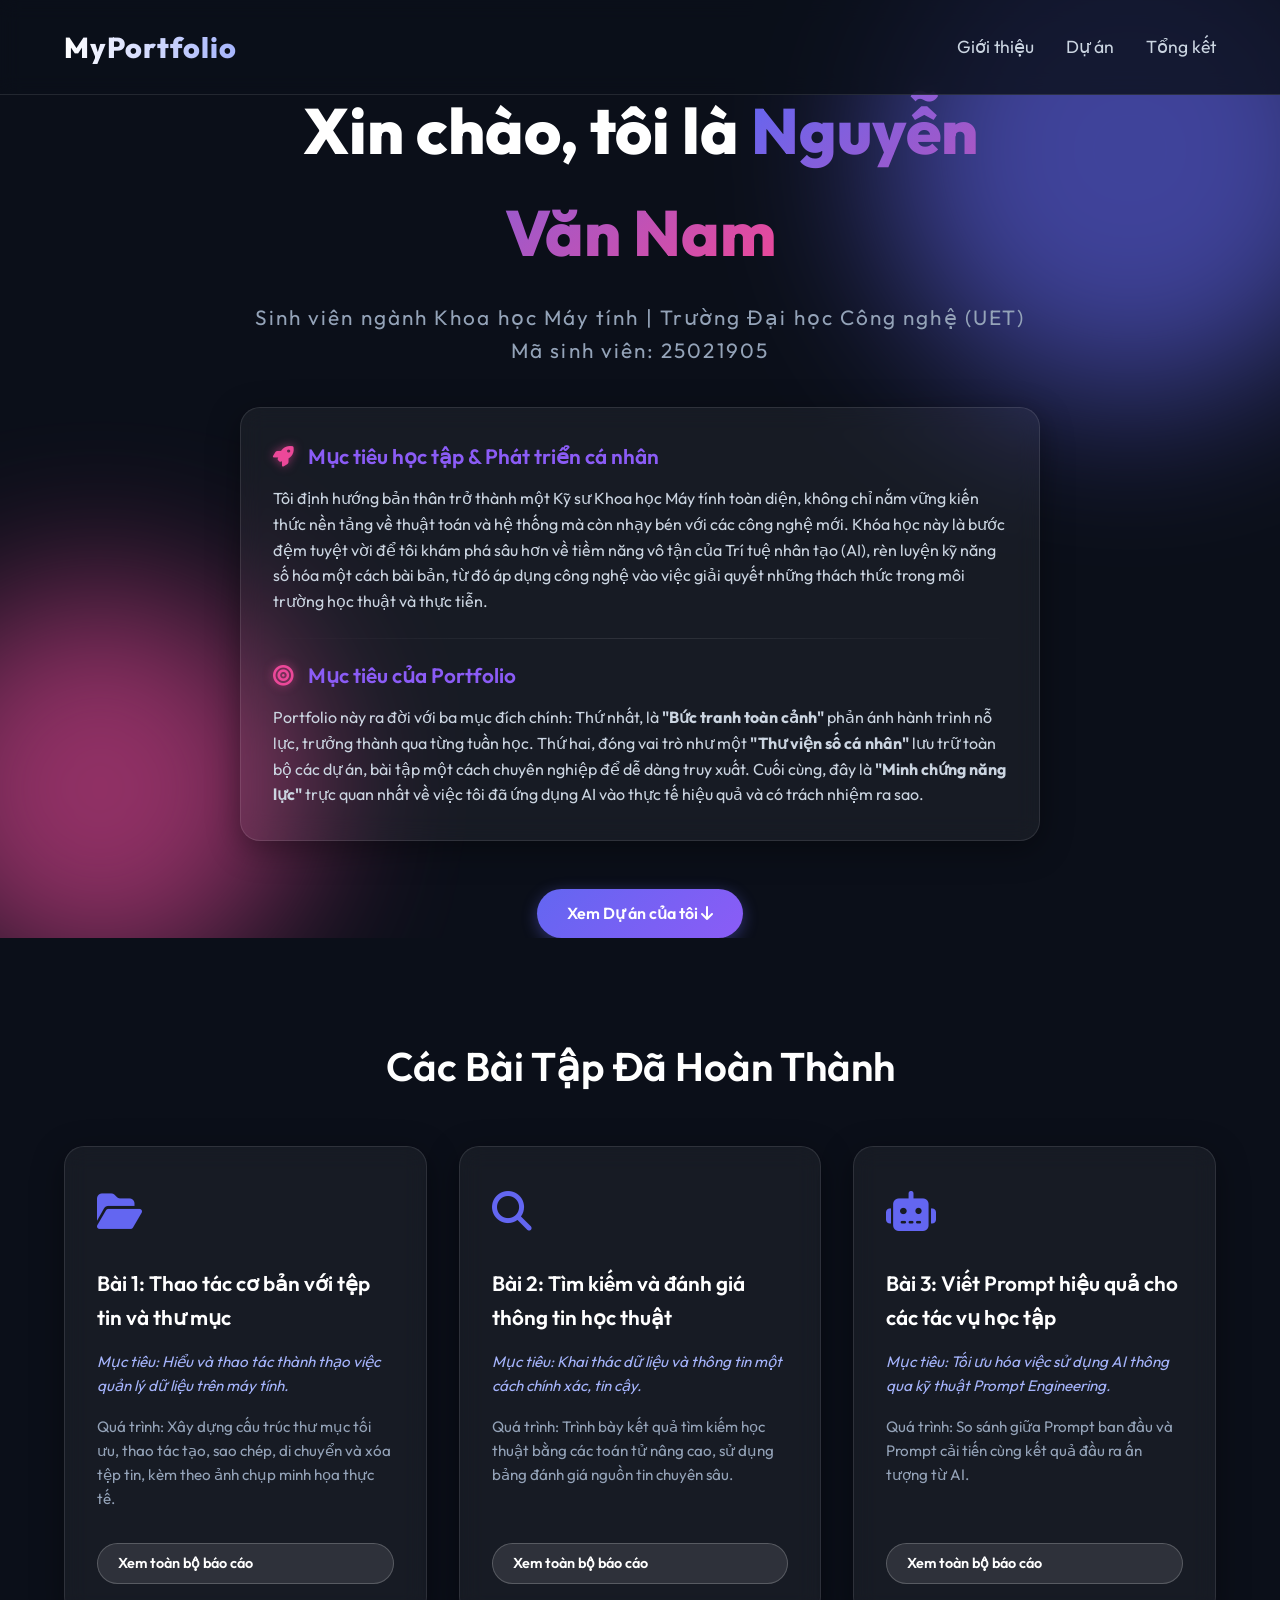
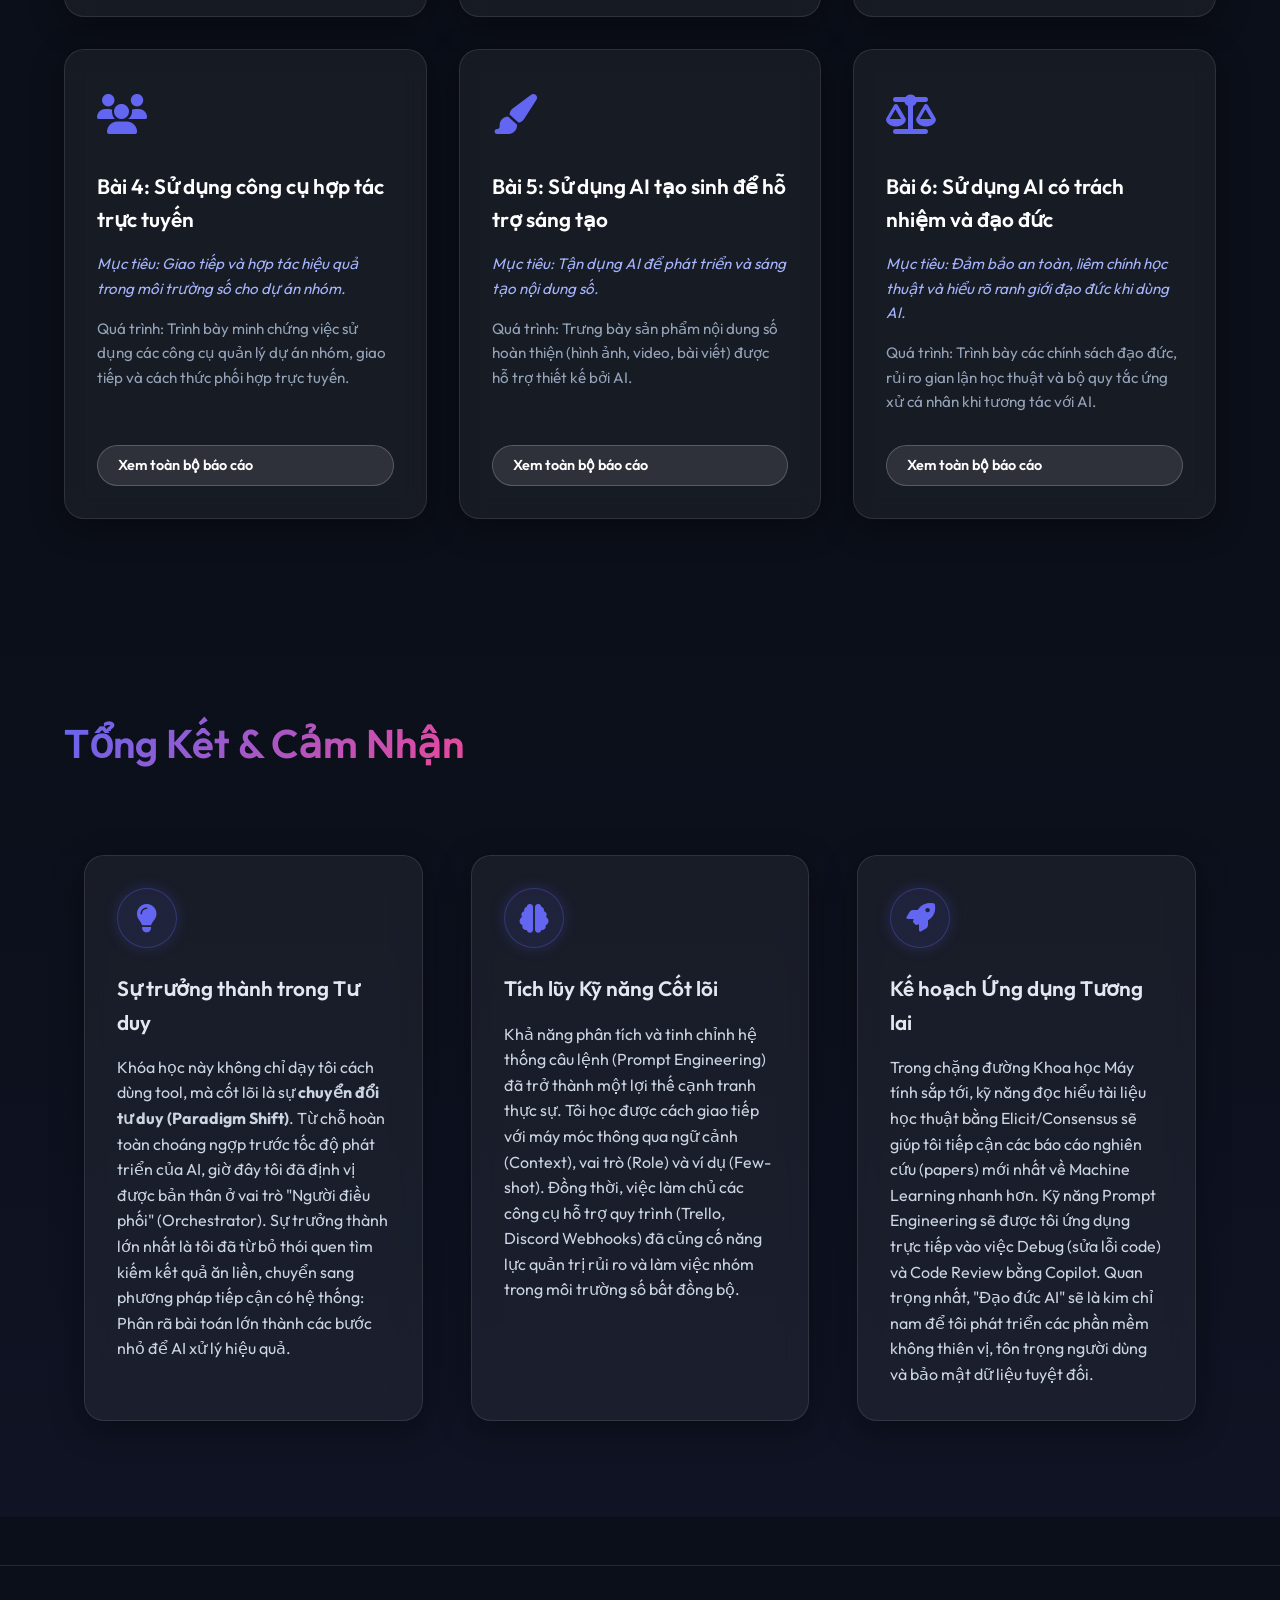
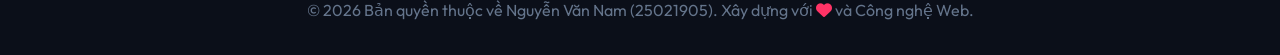
<file: index.html>
<!DOCTYPE html>
<html lang="vi">

<head>
    <meta charset="UTF-8">
    <meta name="viewport" content="width=device-width, initial-scale=1.0">
    <title>Portfolio - Nguyễn Văn Nam (25021905)</title>
    <meta name="description"
        content="Portfolio cá nhân tổng hợp kiến thức và bài tập môn Nhập môn Công nghệ số và Ứng dụng Trí tuệ nhân tạo.">
    <link rel="stylesheet" href="style.css">
    <link href="https://fonts.googleapis.com/css2?family=Outfit:wght@300;400;600;800&display=swap" rel="stylesheet">
    <link rel="stylesheet" href="https://cdnjs.cloudflare.com/ajax/libs/font-awesome/6.4.0/css/all.min.css">
</head>

<body>
    <nav class="navbar">
        <div class="logo">MyPortfolio</div>
        <ul class="nav-links">
            <li><a href="#about">Giới thiệu</a></li>
            <li><a href="#projects">Dự án</a></li>
            <li><a href="#summary">Tổng kết</a></li>
        </ul>
    </nav>

    <header id="about" class="hero">
        <div class="hero-content">
            <h1 class="glitch-effect">Xin chào, tôi là <span class="highlight">Nguyễn Văn Nam</span></h1>
            <p class="subtitle typing-text">Sinh viên ngành Khoa học Máy tính | Trường Đại học Công nghệ (UET)<br>Mã
                sinh viên: 25021905</p>
            <div class="glass-card about-info hover-glow">
                <h3><i class="fas fa-rocket glowing-icon"></i> Mục tiêu học tập & Phát triển cá nhân</h3>
                <p>Tôi định hướng bản thân trở thành một Kỹ sư Khoa học Máy tính toàn diện, không chỉ nắm vững kiến thức
                    nền tảng về thuật toán và hệ thống mà còn nhạy bén với các công nghệ mới. Khóa học này là bước đệm
                    tuyệt vời để tôi khám phá sâu hơn về tiềm năng vô tận của Trí tuệ nhân tạo (AI), rèn luyện kỹ năng
                    số hóa một cách bài bản, từ đó áp dụng công nghệ vào việc giải quyết những thách thức trong môi
                    trường học thuật và thực tiễn.</p>
                <div class="divider"></div>
                <h3><i class="fas fa-bullseye glowing-icon"></i> Mục tiêu của Portfolio</h3>
                <p>Portfolio này ra đời với ba mục đích chính: Thứ nhất, là <strong>"Bức tranh toàn cảnh"</strong> phản
                    ánh hành trình nỗ lực, trưởng thành qua từng tuần học. Thứ hai, đóng vai trò như một <strong>"Thư
                        viện số cá nhân"</strong> lưu trữ toàn bộ các dự án, bài tập một cách chuyên nghiệp để dễ dàng
                    truy xuất. Cuối cùng, đây là <strong>"Minh chứng năng lực"</strong> trực quan nhất về việc tôi đã
                    ứng dụng AI vào thực tế hiệu quả và có trách nhiệm ra sao.</p>
            </div>
            <a href="#projects" class="btn primary-btn">Xem Dự án của tôi <i class="fas fa-arrow-down"></i></a>
        </div>
        <div class="hero-graphics">
            <div class="blob blob-1"></div>
            <div class="blob blob-2"></div>
        </div>
    </header>

    <section id="projects" class="projects-section">
        <h2 class="section-title">Các Bài Tập Đã Hoàn Thành</h2>
        <div class="projects-grid">
            <!-- Project 1 -->
            <div class="project-card glass-card">
                <div class="card-icon"><i class="fas fa-folder-open"></i></div>
                <h3>Bài 1: Thao tác cơ bản với tệp tin và thư mục</h3>
                <p class="project-goal">Mục tiêu: Hiểu và thao tác thành thạo việc quản lý dữ liệu trên máy tính.</p>
                <div class="project-details">
                    <p>Quá trình: Xây dựng cấu trúc thư mục tối ưu, thao tác tạo, sao chép, di chuyển và xóa tệp tin,
                        kèm theo ảnh chụp minh họa thực tế.</p>
                    <a href="project1.html" class="btn secondary-btn">Xem toàn bộ báo cáo</a>
                </div>
            </div>
            <!-- Project 2 -->
            <div class="project-card glass-card">
                <div class="card-icon"><i class="fas fa-search"></i></div>
                <h3>Bài 2: Tìm kiếm và đánh giá thông tin học thuật</h3>
                <p class="project-goal">Mục tiêu: Khai thác dữ liệu và thông tin một cách chính xác, tin cậy.</p>
                <div class="project-details">
                    <p>Quá trình: Trình bày kết quả tìm kiếm học thuật bằng các toán tử nâng cao, sử dụng bảng đánh giá
                        nguồn tin chuyên sâu.</p>
                    <a href="project2.html" class="btn secondary-btn">Xem toàn bộ báo cáo</a>
                </div>
            </div>
            <!-- Project 3 -->
            <div class="project-card glass-card">
                <div class="card-icon"><i class="fas fa-robot"></i></div>
                <h3>Bài 3: Viết Prompt hiệu quả cho các tác vụ học tập</h3>
                <p class="project-goal">Mục tiêu: Tối ưu hóa việc sử dụng AI thông qua kỹ thuật Prompt Engineering.</p>
                <div class="project-details">
                    <p>Quá trình: So sánh giữa Prompt ban đầu và Prompt cải tiến cùng kết quả đầu ra ấn tượng từ AI.</p>
                    <a href="project3.html" class="btn secondary-btn">Xem toàn bộ báo cáo</a>
                </div>
            </div>
            <!-- Project 4 -->
            <div class="project-card glass-card">
                <div class="card-icon"><i class="fas fa-users"></i></div>
                <h3>Bài 4: Sử dụng công cụ hợp tác trực tuyến</h3>
                <p class="project-goal">Mục tiêu: Giao tiếp và hợp tác hiệu quả trong môi trường số cho dự án nhóm.</p>
                <div class="project-details">
                    <p>Quá trình: Trình bày minh chứng việc sử dụng các công cụ quản lý dự án nhóm, giao tiếp và cách
                        thức phối hợp trực tuyến.</p>
                    <a href="project4.html" class="btn secondary-btn">Xem toàn bộ báo cáo</a>
                </div>
            </div>
            <!-- Project 5 -->
            <div class="project-card glass-card">
                <div class="card-icon"><i class="fas fa-paint-brush"></i></div>
                <h3>Bài 5: Sử dụng AI tạo sinh để hỗ trợ sáng tạo</h3>
                <p class="project-goal">Mục tiêu: Tận dụng AI để phát triển và sáng tạo nội dung số.</p>
                <div class="project-details">
                    <p>Quá trình: Trưng bày sản phẩm nội dung số hoàn thiện (hình ảnh, video, bài viết) được hỗ trợ
                        thiết kế bởi AI.</p>
                    <a href="project5.html" class="btn secondary-btn">Xem toàn bộ báo cáo</a>
                </div>
            </div>
            <!-- Project 6 -->
            <div class="project-card glass-card">
                <div class="card-icon"><i class="fas fa-balance-scale"></i></div>
                <h3>Bài 6: Sử dụng AI có trách nhiệm và đạo đức</h3>
                <p class="project-goal">Mục tiêu: Đảm bảo an toàn, liêm chính học thuật và hiểu rõ ranh giới đạo đức khi
                    dùng AI.</p>
                <div class="project-details">
                    <p>Quá trình: Trình bày các chính sách đạo đức, rủi ro gian lận học thuật và bộ quy tắc ứng xử cá
                        nhân khi tương tác với AI.</p>
                    <a href="project6.html" class="btn secondary-btn">Xem toàn bộ báo cáo</a>
                </div>
            </div>
        </div>
    </section>

    <section id="summary" class="summary-section">
        <h2 class="section-title gradient-text">Tổng Kết & Cảm Nhận</h2>
        <div class="summary-grid">
            <div class="summary-block glass-card float-anim">
                <div class="icon-wrapper"><i class="fas fa-lightbulb"></i></div>
                <h3>Sự trưởng thành trong Tư duy</h3>
                <p>Khóa học này không chỉ dạy tôi cách dùng tool, mà cốt lõi là sự <strong>chuyển đổi tư duy (Paradigm Shift)</strong>. Từ chỗ hoàn toàn choáng ngợp trước tốc độ phát triển của AI, giờ đây tôi đã định vị được bản thân ở vai trò "Người điều phối" (Orchestrator). Sự trưởng thành lớn nhất là tôi đã từ bỏ thói quen tìm kiếm kết quả ăn liền, chuyển sang phương pháp tiếp cận có hệ thống: Phân rã bài toán lớn thành các bước nhỏ để AI xử lý hiệu quả.</p>
            </div>
            <div class="summary-block glass-card float-anim" style="animation-delay: 0.2s;">
                <div class="icon-wrapper"><i class="fas fa-brain"></i></div>
                <h3>Tích lũy Kỹ năng Cốt lõi</h3>
                <p>Khả năng phân tích và tinh chỉnh hệ thống câu lệnh (Prompt Engineering) đã trở thành một lợi thế cạnh tranh thực sự. Tôi học được cách giao tiếp với máy móc thông qua ngữ cảnh (Context), vai trò (Role) và ví dụ (Few-shot). Đồng thời, việc làm chủ các công cụ hỗ trợ quy trình (Trello, Discord Webhooks) đã củng cố năng lực quản trị rủi ro và làm việc nhóm trong môi trường số bất đồng bộ.</p>
            </div>
            <div class="summary-block glass-card float-anim" style="animation-delay: 0.4s;">
                <div class="icon-wrapper"><i class="fas fa-rocket"></i></div>
                <h3>Kế hoạch Ứng dụng Tương lai</h3>
                <p>Trong chặng đường Khoa học Máy tính sắp tới, kỹ năng đọc hiểu tài liệu học thuật bằng Elicit/Consensus sẽ giúp tôi tiếp cận các báo cáo nghiên cứu (papers) mới nhất về Machine Learning nhanh hơn. Kỹ năng Prompt Engineering sẽ được tôi ứng dụng trực tiếp vào việc Debug (sửa lỗi code) và Code Review bằng Copilot. Quan trọng nhất, "Đạo đức AI" sẽ là kim chỉ nam để tôi phát triển các phần mềm không thiên vị, tôn trọng người dùng và bảo mật dữ liệu tuyệt đối.</p>
            </div>
        </div>
    </section>

    <footer>
        <p>&copy; 2026 Bản quyền thuộc về Nguyễn Văn Nam (25021905). Xây dựng với <i class="fas fa-heart"
                style="color: #ff3366;"></i> và Công nghệ Web.</p>
    </footer>

    <script src="script.js"></script>
</body>

</html>
</file>
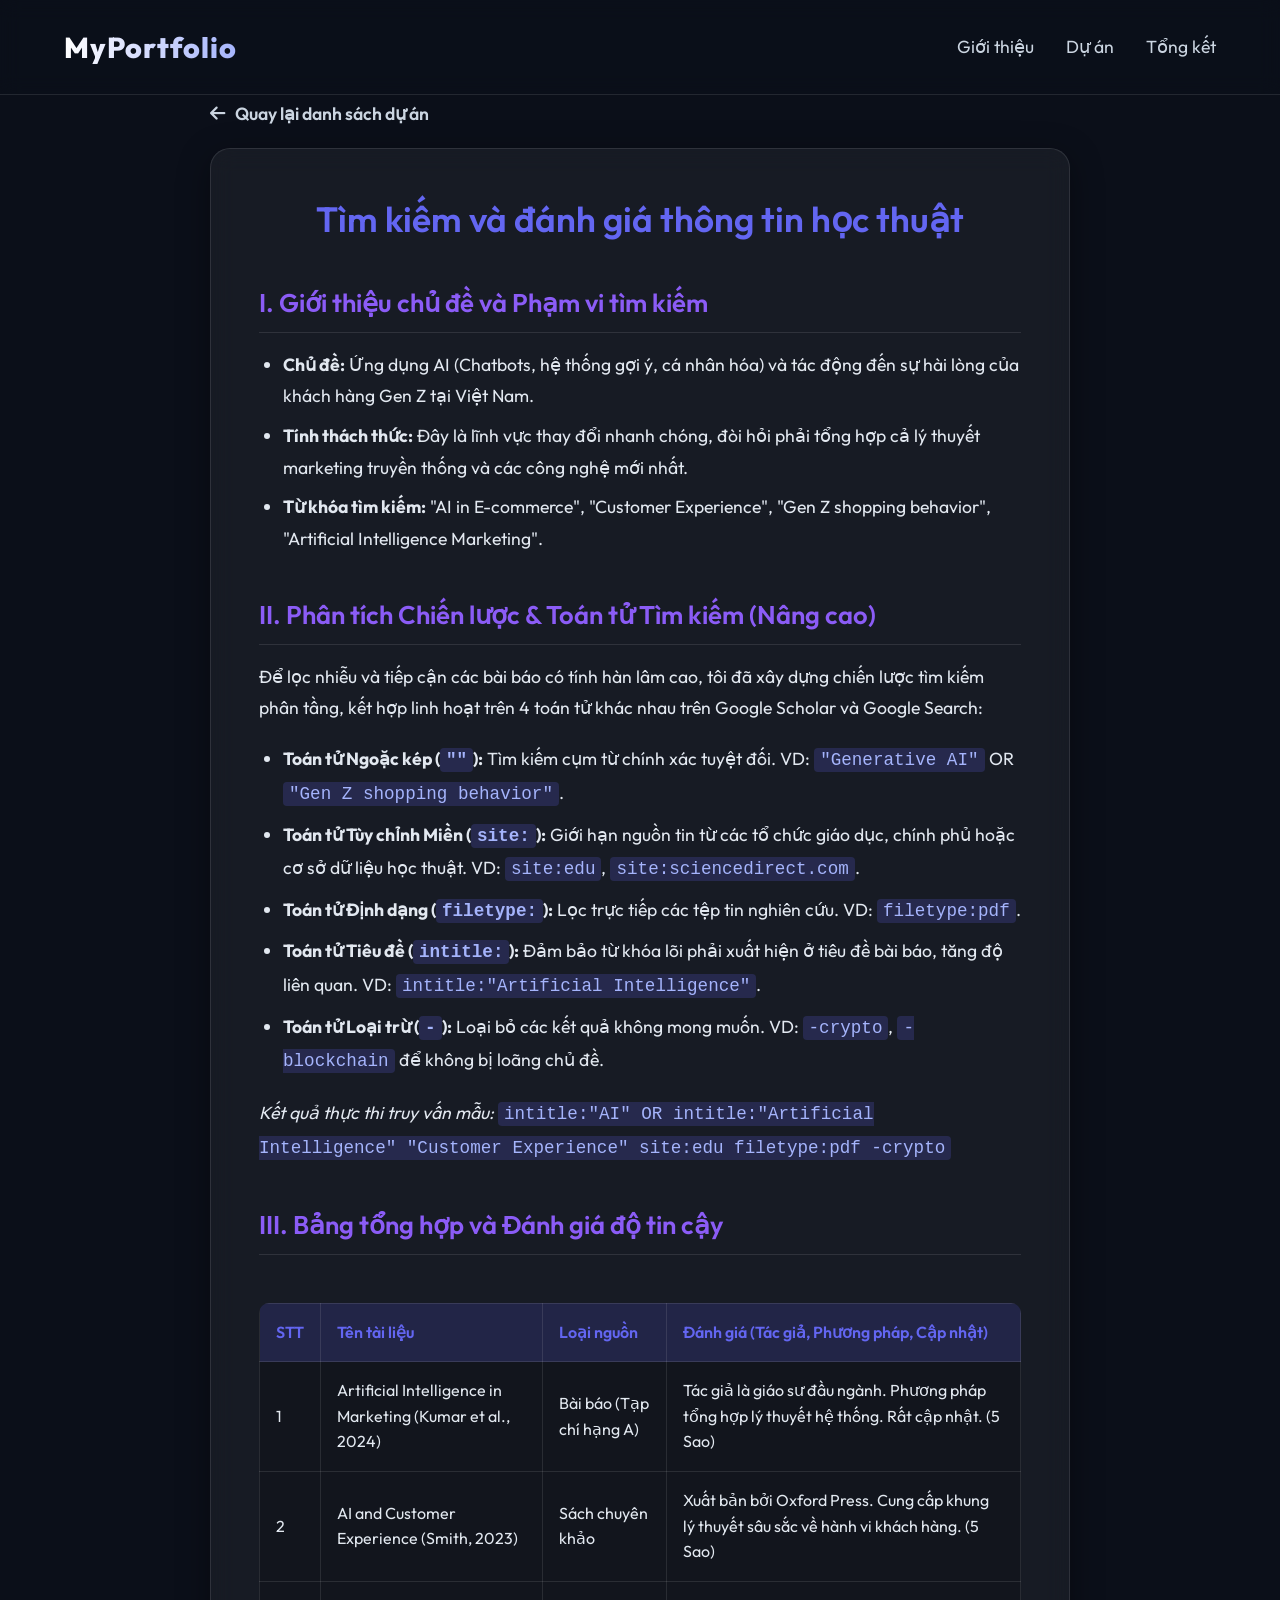
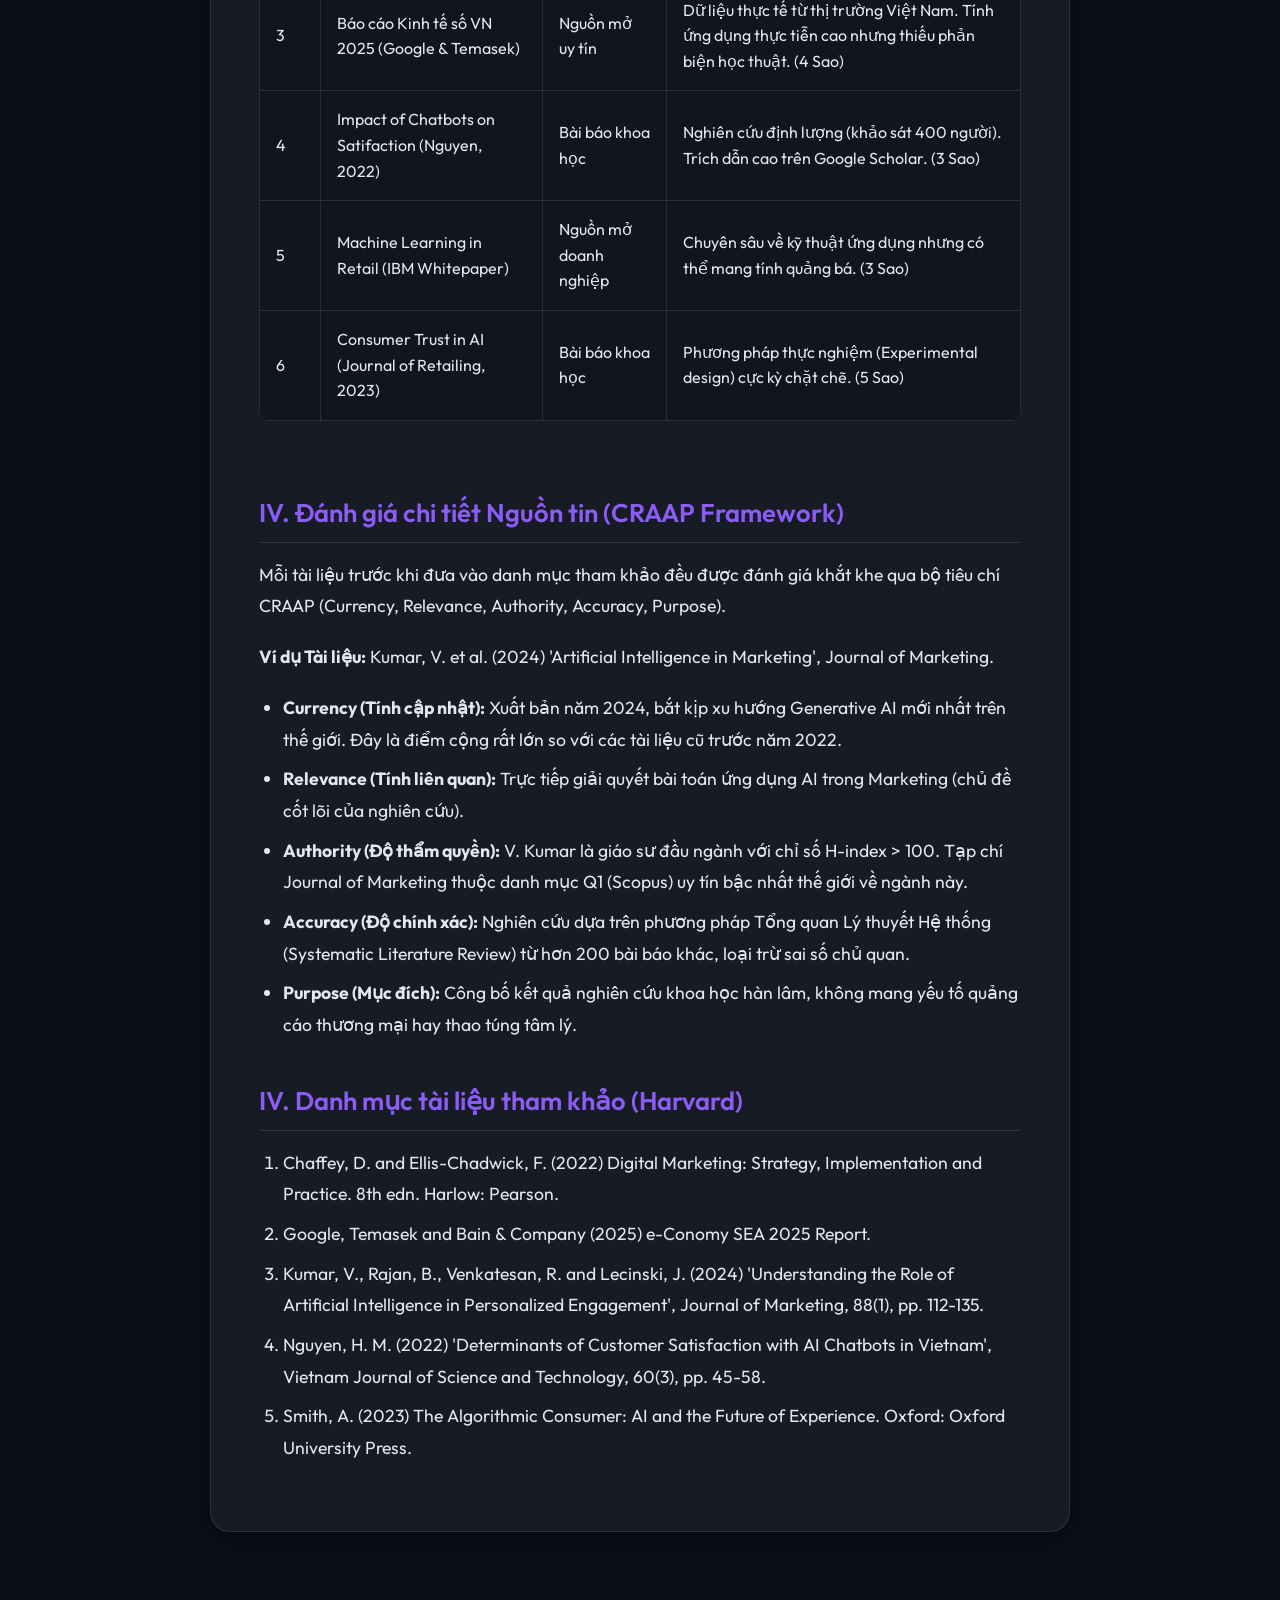
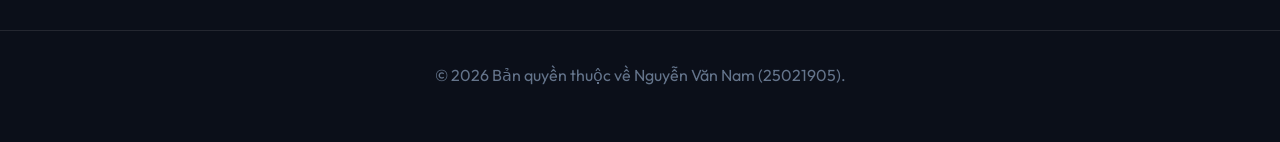
<file: project2.html>
<!DOCTYPE html>
<html lang="vi">
<head>
    <meta charset="UTF-8">
    <meta name="viewport" content="width=device-width, initial-scale=1.0">
    <title>Bài 2: Tìm kiếm và đánh giá thông tin - Portfolio</title>
    <link rel="stylesheet" href="style.css">
    <link href="https://fonts.googleapis.com/css2?family=Outfit:wght@300;400;600;800&display=swap" rel="stylesheet">
    <link rel="stylesheet" href="https://cdnjs.cloudflare.com/ajax/libs/font-awesome/6.4.0/css/all.min.css">
</head>
<body>
    <nav class="navbar">
        <div class="logo">MyPortfolio</div>
        <ul class="nav-links">
            <li><a href="index.html#about">Giới thiệu</a></li>
            <li><a href="index.html#projects">Dự án</a></li>
            <li><a href="index.html#summary">Tổng kết</a></li>
        </ul>
    </nav>
    <div class="project-page">
        <a href="index.html#projects" class="back-btn"><i class="fas fa-arrow-left"></i> Quay lại danh sách dự án</a>
        <div class="article-content">
            
            <h1>Tìm kiếm và đánh giá thông tin học thuật</h1>
            
            <h2>I. Giới thiệu chủ đề và Phạm vi tìm kiếm</h2>
            <ul>
                <li><strong>Chủ đề:</strong> Ứng dụng AI (Chatbots, hệ thống gợi ý, cá nhân hóa) và tác động đến sự hài lòng của khách hàng Gen Z tại Việt Nam.</li>
                <li><strong>Tính thách thức:</strong> Đây là lĩnh vực thay đổi nhanh chóng, đòi hỏi phải tổng hợp cả lý thuyết marketing truyền thống và các công nghệ mới nhất.</li>
                <li><strong>Từ khóa tìm kiếm:</strong> "AI in E-commerce", "Customer Experience", "Gen Z shopping behavior", "Artificial Intelligence Marketing".</li>
            </ul>

            <h2>II. Phân tích Chiến lược & Toán tử Tìm kiếm (Nâng cao)</h2>
            <p>Để lọc nhiễu và tiếp cận các bài báo có tính hàn lâm cao, tôi đã xây dựng chiến lược tìm kiếm phân tầng, kết hợp linh hoạt trên 4 toán tử khác nhau trên Google Scholar và Google Search:</p>
            <ul>
                <li><strong>Toán tử Ngoặc kép (<code>""</code>):</strong> Tìm kiếm cụm từ chính xác tuyệt đối. VD: <code>"Generative AI"</code> OR <code>"Gen Z shopping behavior"</code>.</li>
                <li><strong>Toán tử Tùy chỉnh Miền (<code>site:</code>):</strong> Giới hạn nguồn tin từ các tổ chức giáo dục, chính phủ hoặc cơ sở dữ liệu học thuật. VD: <code>site:edu</code>, <code>site:sciencedirect.com</code>.</li>
                <li><strong>Toán tử Định dạng (<code>filetype:</code>):</strong> Lọc trực tiếp các tệp tin nghiên cứu. VD: <code>filetype:pdf</code>.</li>
                <li><strong>Toán tử Tiêu đề (<code>intitle:</code>):</strong> Đảm bảo từ khóa lõi phải xuất hiện ở tiêu đề bài báo, tăng độ liên quan. VD: <code>intitle:"Artificial Intelligence"</code>.</li>
                <li><strong>Toán tử Loại trừ (<code>-</code>):</strong> Loại bỏ các kết quả không mong muốn. VD: <code>-crypto</code>, <code>-blockchain</code> để không bị loãng chủ đề.</li>
            </ul>
            <p><em>Kết quả thực thi truy vấn mẫu:</em> <code>intitle:"AI" OR intitle:"Artificial Intelligence" "Customer Experience" site:edu filetype:pdf -crypto</code></p>

            <h2>III. Bảng tổng hợp và Đánh giá độ tin cậy</h2>
            <div style="overflow-x: auto;">
            <table>
                <tr>
                    <th>STT</th>
                    <th>Tên tài liệu</th>
                    <th>Loại nguồn</th>
                    <th>Đánh giá (Tác giả, Phương pháp, Cập nhật)</th>
                </tr>
                <tr>
                    <td>1</td>
                    <td>Artificial Intelligence in Marketing (Kumar et al., 2024)</td>
                    <td>Bài báo (Tạp chí hạng A)</td>
                    <td>Tác giả là giáo sư đầu ngành. Phương pháp tổng hợp lý thuyết hệ thống. Rất cập nhật. (5 Sao)</td>
                </tr>
                <tr>
                    <td>2</td>
                    <td>AI and Customer Experience (Smith, 2023)</td>
                    <td>Sách chuyên khảo</td>
                    <td>Xuất bản bởi Oxford Press. Cung cấp khung lý thuyết sâu sắc về hành vi khách hàng. (5 Sao)</td>
                </tr>
                <tr>
                    <td>3</td>
                    <td>Báo cáo Kinh tế số VN 2025 (Google & Temasek)</td>
                    <td>Nguồn mở uy tín</td>
                    <td>Dữ liệu thực tế từ thị trường Việt Nam. Tính ứng dụng thực tiễn cao nhưng thiếu phản biện học thuật. (4 Sao)</td>
                </tr>
                <tr>
                    <td>4</td>
                    <td>Impact of Chatbots on Satifaction (Nguyen, 2022)</td>
                    <td>Bài báo khoa học</td>
                    <td>Nghiên cứu định lượng (khảo sát 400 người). Trích dẫn cao trên Google Scholar. (3 Sao)</td>
                </tr>
                <tr>
                    <td>5</td>
                    <td>Machine Learning in Retail (IBM Whitepaper)</td>
                    <td>Nguồn mở doanh nghiệp</td>
                    <td>Chuyên sâu về kỹ thuật ứng dụng nhưng có thể mang tính quảng bá. (3 Sao)</td>
                </tr>
                <tr>
                    <td>6</td>
                    <td>Consumer Trust in AI (Journal of Retailing, 2023)</td>
                    <td>Bài báo khoa học</td>
                    <td>Phương pháp thực nghiệm (Experimental design) cực kỳ chặt chẽ. (5 Sao)</td>
                </tr>
            </table>
            </div>

            <h2>IV. Đánh giá chi tiết Nguồn tin (CRAAP Framework)</h2>
            <p>Mỗi tài liệu trước khi đưa vào danh mục tham khảo đều được đánh giá khắt khe qua bộ tiêu chí CRAAP (Currency, Relevance, Authority, Accuracy, Purpose).</p>
            <p><strong>Ví dụ Tài liệu:</strong> Kumar, V. et al. (2024) 'Artificial Intelligence in Marketing', Journal of Marketing.</p>
            <ul>
                <li><strong>Currency (Tính cập nhật):</strong> Xuất bản năm 2024, bắt kịp xu hướng Generative AI mới nhất trên thế giới. Đây là điểm cộng rất lớn so với các tài liệu cũ trước năm 2022.</li>
                <li><strong>Relevance (Tính liên quan):</strong> Trực tiếp giải quyết bài toán ứng dụng AI trong Marketing (chủ đề cốt lõi của nghiên cứu).</li>
                <li><strong>Authority (Độ thẩm quyền):</strong> V. Kumar là giáo sư đầu ngành với chỉ số H-index > 100. Tạp chí Journal of Marketing thuộc danh mục Q1 (Scopus) uy tín bậc nhất thế giới về ngành này.</li>
                <li><strong>Accuracy (Độ chính xác):</strong> Nghiên cứu dựa trên phương pháp Tổng quan Lý thuyết Hệ thống (Systematic Literature Review) từ hơn 200 bài báo khác, loại trừ sai số chủ quan.</li>
                <li><strong>Purpose (Mục đích):</strong> Công bố kết quả nghiên cứu khoa học hàn lâm, không mang yếu tố quảng cáo thương mại hay thao túng tâm lý.</li>
            </ul>

            <h2>IV. Danh mục tài liệu tham khảo (Harvard)</h2>
            <ol>
                <li>Chaffey, D. and Ellis-Chadwick, F. (2022) Digital Marketing: Strategy, Implementation and Practice. 8th edn. Harlow: Pearson.</li>
                <li>Google, Temasek and Bain & Company (2025) e-Conomy SEA 2025 Report.</li>
                <li>Kumar, V., Rajan, B., Venkatesan, R. and Lecinski, J. (2024) 'Understanding the Role of Artificial Intelligence in Personalized Engagement', Journal of Marketing, 88(1), pp. 112-135.</li>
                <li>Nguyen, H. M. (2022) 'Determinants of Customer Satisfaction with AI Chatbots in Vietnam', Vietnam Journal of Science and Technology, 60(3), pp. 45-58.</li>
                <li>Smith, A. (2023) The Algorithmic Consumer: AI and the Future of Experience. Oxford: Oxford University Press.</li>
            </ol>
        
        </div>
    </div>
    <footer>
        <p>&copy; 2026 Bản quyền thuộc về Nguyễn Văn Nam (25021905).</p>
    </footer>
</body>
</html>
</file>
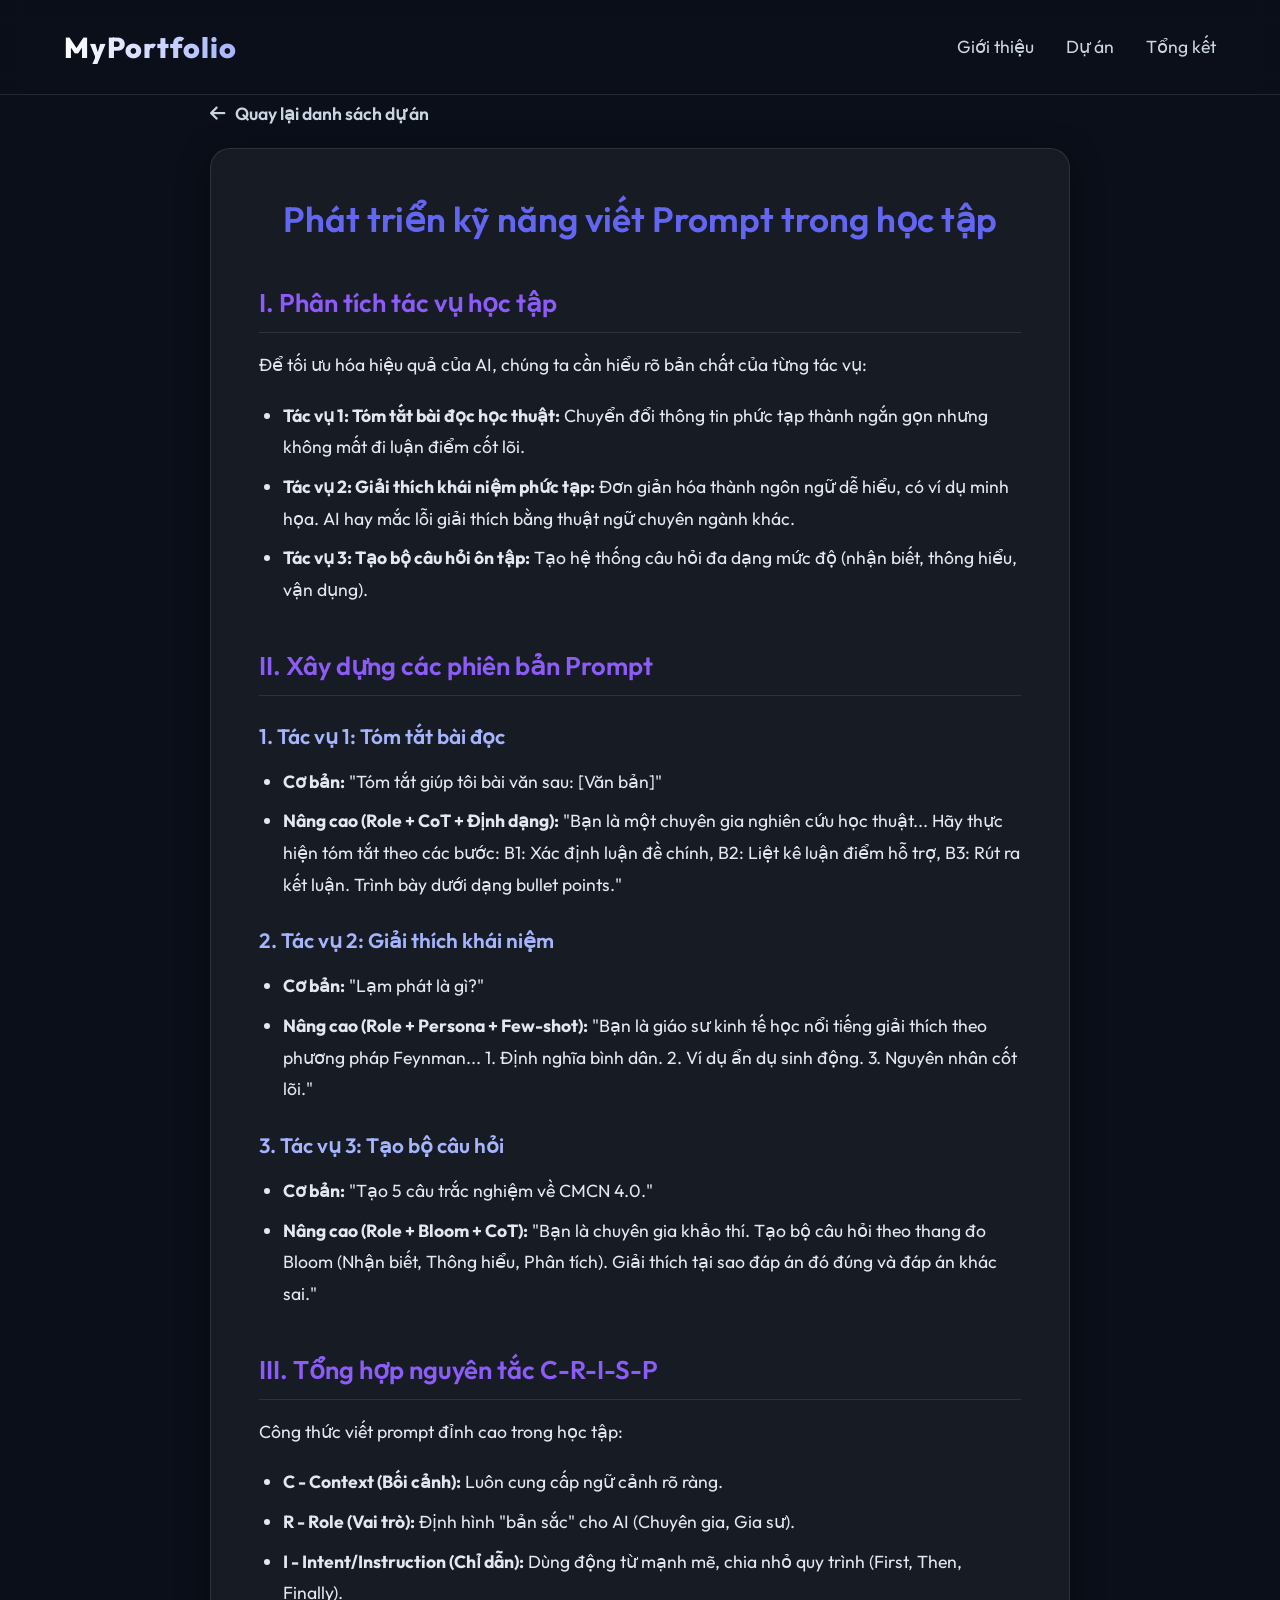
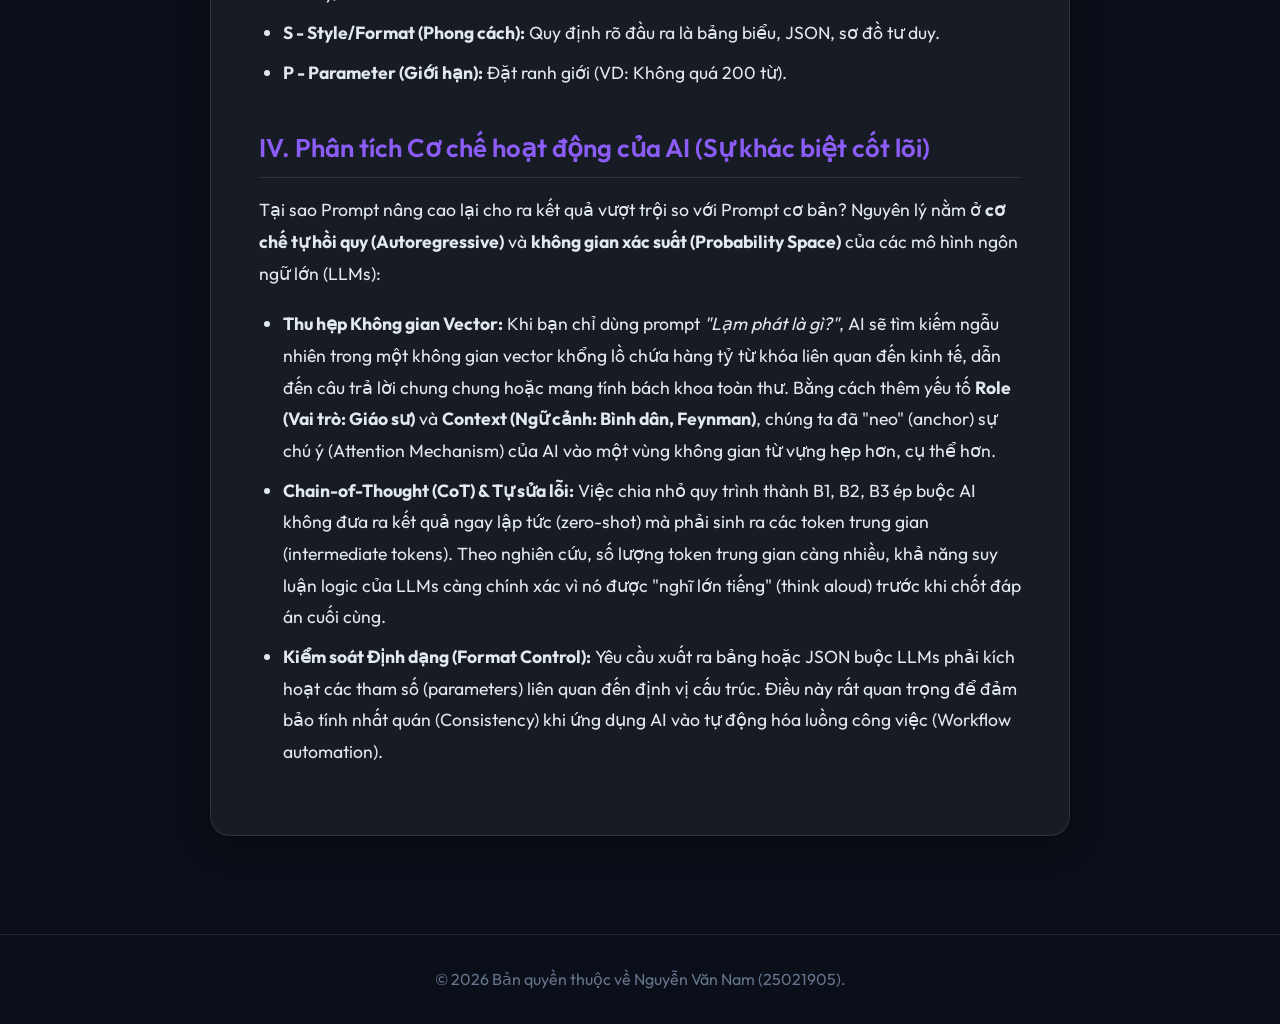
<file: project3.html>
<!DOCTYPE html>
<html lang="vi">
<head>
    <meta charset="UTF-8">
    <meta name="viewport" content="width=device-width, initial-scale=1.0">
    <title>Bài 3: Kỹ năng viết Prompt - Portfolio</title>
    <link rel="stylesheet" href="style.css">
    <link href="https://fonts.googleapis.com/css2?family=Outfit:wght@300;400;600;800&display=swap" rel="stylesheet">
    <link rel="stylesheet" href="https://cdnjs.cloudflare.com/ajax/libs/font-awesome/6.4.0/css/all.min.css">
</head>
<body>
    <nav class="navbar">
        <div class="logo">MyPortfolio</div>
        <ul class="nav-links">
            <li><a href="index.html#about">Giới thiệu</a></li>
            <li><a href="index.html#projects">Dự án</a></li>
            <li><a href="index.html#summary">Tổng kết</a></li>
        </ul>
    </nav>
    <div class="project-page">
        <a href="index.html#projects" class="back-btn"><i class="fas fa-arrow-left"></i> Quay lại danh sách dự án</a>
        <div class="article-content">
            
            <h1>Phát triển kỹ năng viết Prompt trong học tập</h1>
            
            <h2>I. Phân tích tác vụ học tập</h2>
            <p>Để tối ưu hóa hiệu quả của AI, chúng ta cần hiểu rõ bản chất của từng tác vụ:</p>
            <ul>
                <li><strong>Tác vụ 1: Tóm tắt bài đọc học thuật:</strong> Chuyển đổi thông tin phức tạp thành ngắn gọn nhưng không mất đi luận điểm cốt lõi.</li>
                <li><strong>Tác vụ 2: Giải thích khái niệm phức tạp:</strong> Đơn giản hóa thành ngôn ngữ dễ hiểu, có ví dụ minh họa. AI hay mắc lỗi giải thích bằng thuật ngữ chuyên ngành khác.</li>
                <li><strong>Tác vụ 3: Tạo bộ câu hỏi ôn tập:</strong> Tạo hệ thống câu hỏi đa dạng mức độ (nhận biết, thông hiểu, vận dụng).</li>
            </ul>

            <h2>II. Xây dựng các phiên bản Prompt</h2>
            <h3>1. Tác vụ 1: Tóm tắt bài đọc</h3>
            <ul>
                <li><strong>Cơ bản:</strong> "Tóm tắt giúp tôi bài văn sau: [Văn bản]"</li>
                <li><strong>Nâng cao (Role + CoT + Định dạng):</strong> "Bạn là một chuyên gia nghiên cứu học thuật... Hãy thực hiện tóm tắt theo các bước: B1: Xác định luận đề chính, B2: Liệt kê luận điểm hỗ trợ, B3: Rút ra kết luận. Trình bày dưới dạng bullet points."</li>
            </ul>

            <h3>2. Tác vụ 2: Giải thích khái niệm</h3>
            <ul>
                <li><strong>Cơ bản:</strong> "Lạm phát là gì?"</li>
                <li><strong>Nâng cao (Role + Persona + Few-shot):</strong> "Bạn là giáo sư kinh tế học nổi tiếng giải thích theo phương pháp Feynman... 1. Định nghĩa bình dân. 2. Ví dụ ẩn dụ sinh động. 3. Nguyên nhân cốt lõi."</li>
            </ul>

            <h3>3. Tác vụ 3: Tạo bộ câu hỏi</h3>
            <ul>
                <li><strong>Cơ bản:</strong> "Tạo 5 câu trắc nghiệm về CMCN 4.0."</li>
                <li><strong>Nâng cao (Role + Bloom + CoT):</strong> "Bạn là chuyên gia khảo thí. Tạo bộ câu hỏi theo thang đo Bloom (Nhận biết, Thông hiểu, Phân tích). Giải thích tại sao đáp án đó đúng và đáp án khác sai."</li>
            </ul>

            <h2>III. Tổng hợp nguyên tắc C-R-I-S-P</h2>
            <p>Công thức viết prompt đỉnh cao trong học tập:</p>
            <ul>
                <li><strong>C - Context (Bối cảnh):</strong> Luôn cung cấp ngữ cảnh rõ ràng.</li>
                <li><strong>R - Role (Vai trò):</strong> Định hình "bản sắc" cho AI (Chuyên gia, Gia sư).</li>
                <li><strong>I - Intent/Instruction (Chỉ dẫn):</strong> Dùng động từ mạnh mẽ, chia nhỏ quy trình (First, Then, Finally).</li>
                <li><strong>S - Style/Format (Phong cách):</strong> Quy định rõ đầu ra là bảng biểu, JSON, sơ đồ tư duy.</li>
                <li><strong>P - Parameter (Giới hạn):</strong> Đặt ranh giới (VD: Không quá 200 từ).</li>
            </ul>
            <h2>IV. Phân tích Cơ chế hoạt động của AI (Sự khác biệt cốt lõi)</h2>
            <p>Tại sao Prompt nâng cao lại cho ra kết quả vượt trội so với Prompt cơ bản? Nguyên lý nằm ở <strong>cơ chế tự hồi quy (Autoregressive)</strong> và <strong>không gian xác suất (Probability Space)</strong> của các mô hình ngôn ngữ lớn (LLMs):</p>
            <ul>
                <li><strong>Thu hẹp Không gian Vector:</strong> Khi bạn chỉ dùng prompt <em>"Lạm phát là gì?"</em>, AI sẽ tìm kiếm ngẫu nhiên trong một không gian vector khổng lồ chứa hàng tỷ từ khóa liên quan đến kinh tế, dẫn đến câu trả lời chung chung hoặc mang tính bách khoa toàn thư. Bằng cách thêm yếu tố <strong>Role (Vai trò: Giáo sư)</strong> và <strong>Context (Ngữ cảnh: Bình dân, Feynman)</strong>, chúng ta đã "neo" (anchor) sự chú ý (Attention Mechanism) của AI vào một vùng không gian từ vựng hẹp hơn, cụ thể hơn.</li>
                <li><strong>Chain-of-Thought (CoT) & Tự sửa lỗi:</strong> Việc chia nhỏ quy trình thành B1, B2, B3 ép buộc AI không đưa ra kết quả ngay lập tức (zero-shot) mà phải sinh ra các token trung gian (intermediate tokens). Theo nghiên cứu, số lượng token trung gian càng nhiều, khả năng suy luận logic của LLMs càng chính xác vì nó được "nghĩ lớn tiếng" (think aloud) trước khi chốt đáp án cuối cùng.</li>
                <li><strong>Kiểm soát Định dạng (Format Control):</strong> Yêu cầu xuất ra bảng hoặc JSON buộc LLMs phải kích hoạt các tham số (parameters) liên quan đến định vị cấu trúc. Điều này rất quan trọng để đảm bảo tính nhất quán (Consistency) khi ứng dụng AI vào tự động hóa luồng công việc (Workflow automation).</li>
            </ul>
        
        </div>
    </div>
    <footer>
        <p>&copy; 2026 Bản quyền thuộc về Nguyễn Văn Nam (25021905).</p>
    </footer>
</body>
</html>
</file>
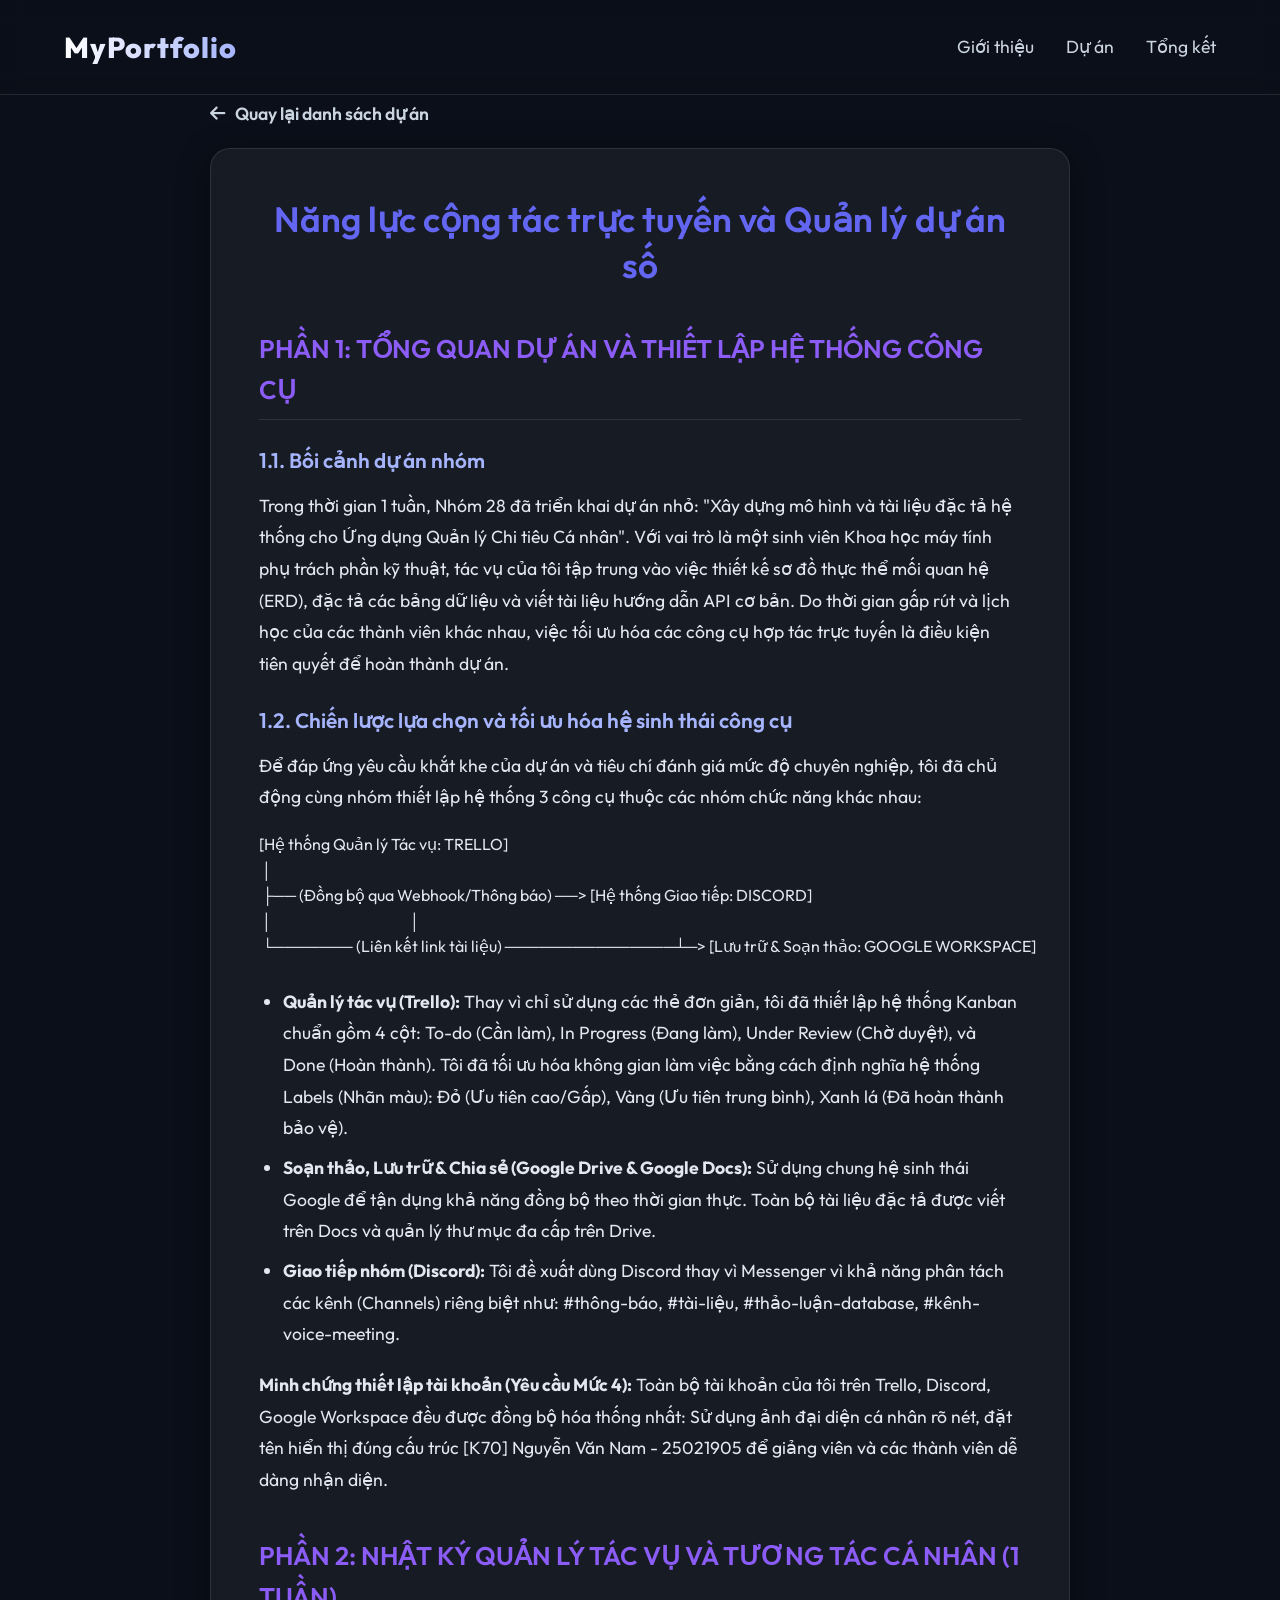
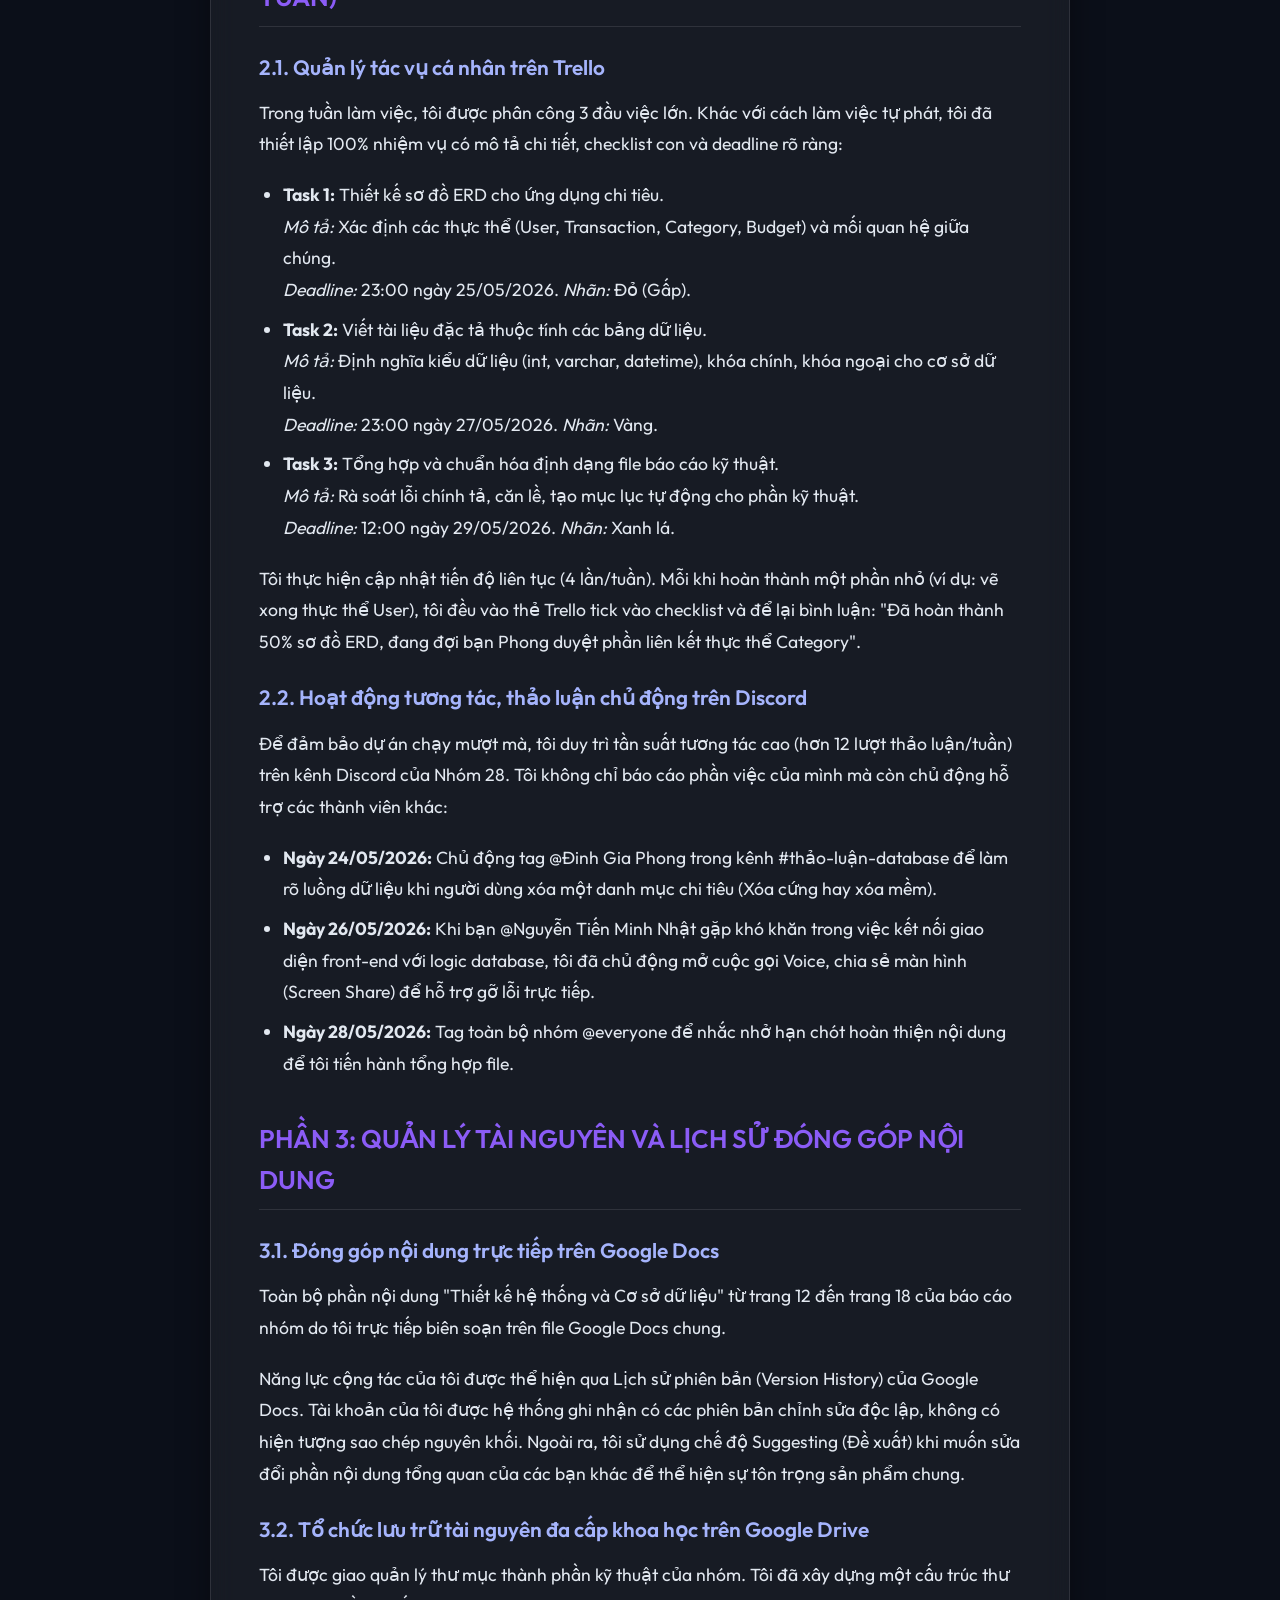
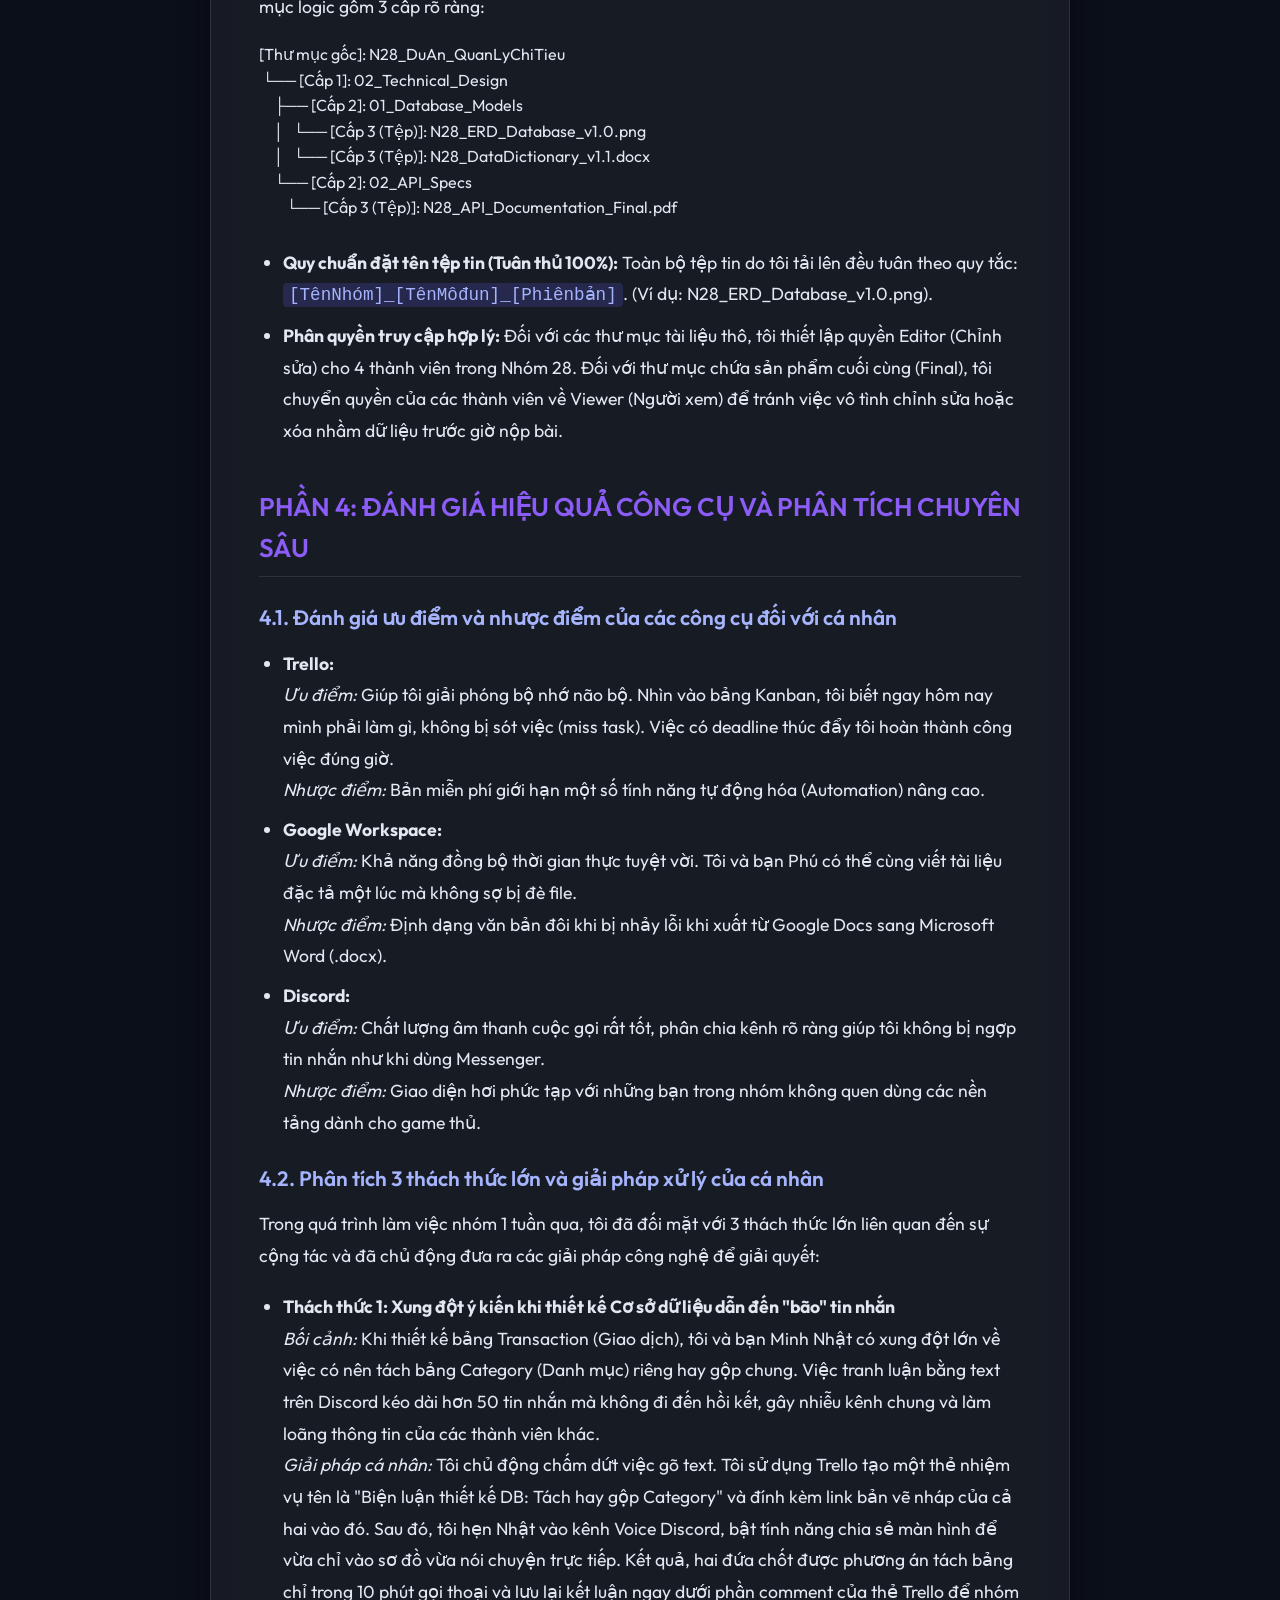
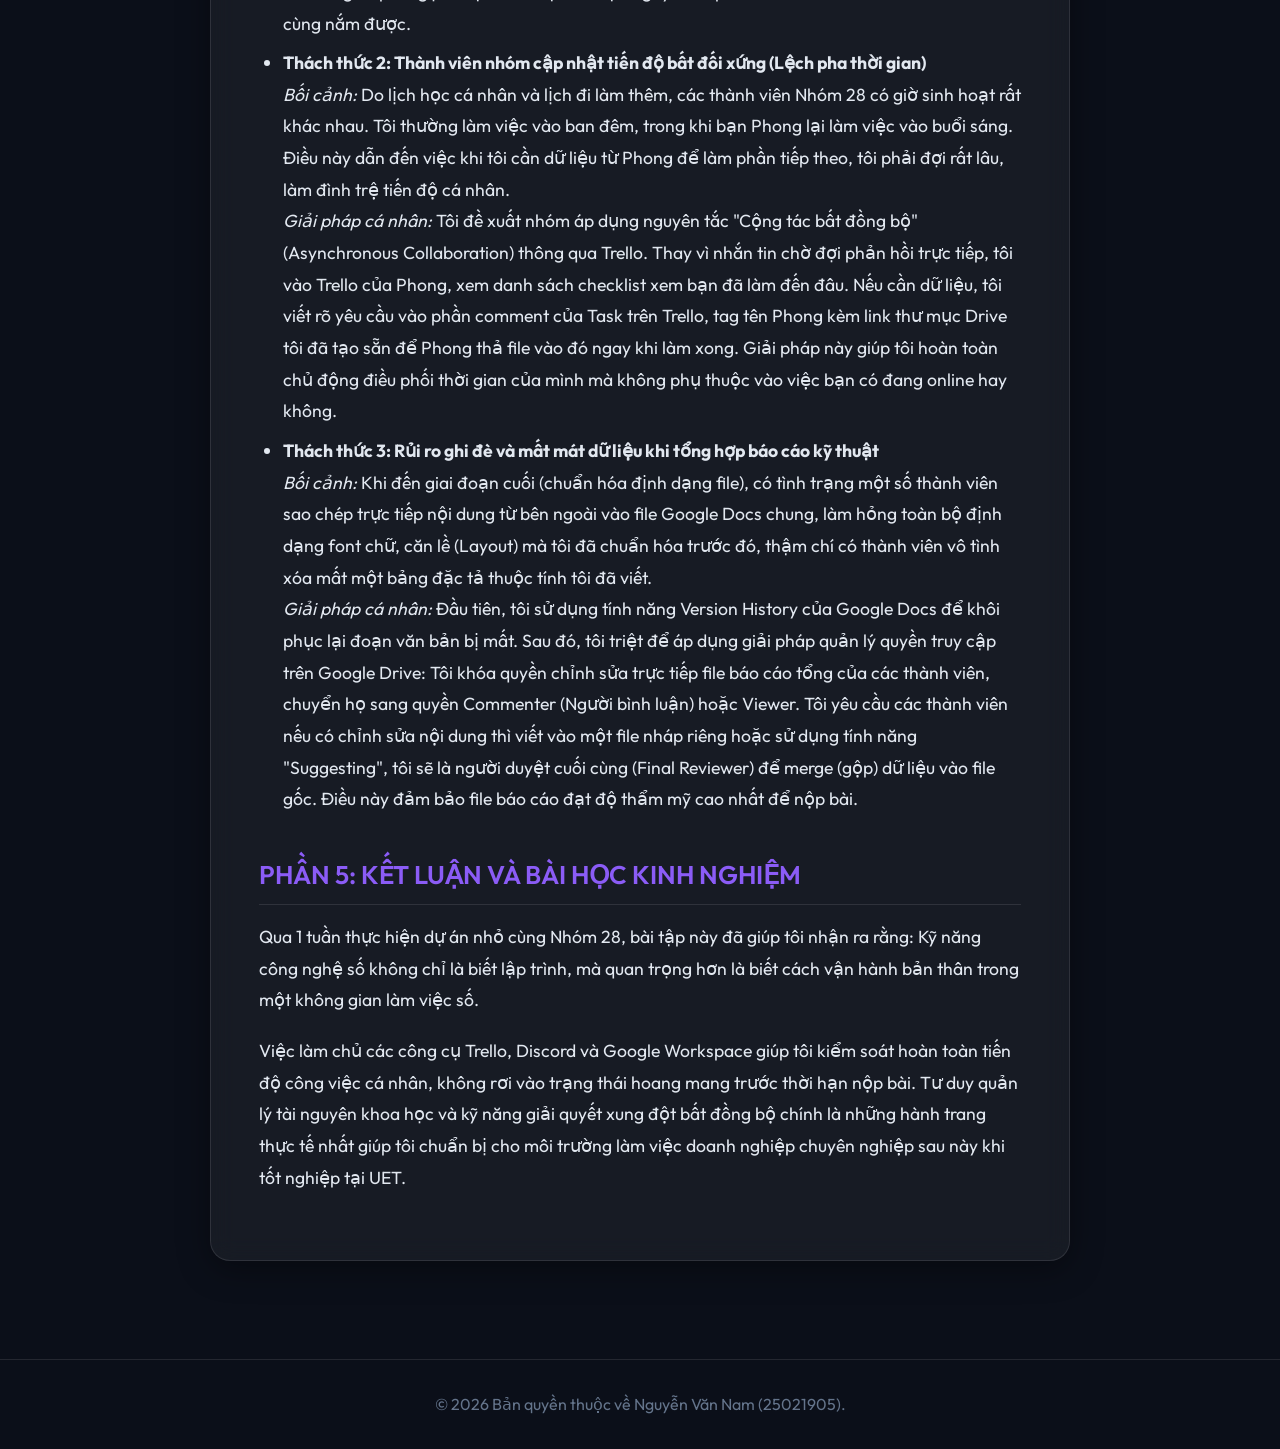
<file: project4.html>
<!DOCTYPE html>
<html lang="vi">
<head>
    <meta charset="UTF-8">
    <meta name="viewport" content="width=device-width, initial-scale=1.0">
    <title>Bài 4: Hợp tác trực tuyến - Portfolio</title>
    <link rel="stylesheet" href="style.css">
    <link href="https://fonts.googleapis.com/css2?family=Outfit:wght@300;400;600;800&display=swap" rel="stylesheet">
    <link rel="stylesheet" href="https://cdnjs.cloudflare.com/ajax/libs/font-awesome/6.4.0/css/all.min.css">
</head>
<body>
    <nav class="navbar">
        <div class="logo">MyPortfolio</div>
        <ul class="nav-links">
            <li><a href="index.html#about">Giới thiệu</a></li>
            <li><a href="index.html#projects">Dự án</a></li>
            <li><a href="index.html#summary">Tổng kết</a></li>
        </ul>
    </nav>
    <div class="project-page">
        <a href="index.html#projects" class="back-btn"><i class="fas fa-arrow-left"></i> Quay lại danh sách dự án</a>
        <div class="article-content">
            
            <h1>Năng lực cộng tác trực tuyến và Quản lý dự án số</h1>
            
            <h2>PHẦN 1: TỔNG QUAN DỰ ÁN VÀ THIẾT LẬP HỆ THỐNG CÔNG CỤ</h2>
            <h3>1.1. Bối cảnh dự án nhóm</h3>
            <p>Trong thời gian 1 tuần, Nhóm 28 đã triển khai dự án nhỏ: "Xây dựng mô hình và tài liệu đặc tả hệ thống cho Ứng dụng Quản lý Chi tiêu Cá nhân". Với vai trò là một sinh viên Khoa học máy tính phụ trách phần kỹ thuật, tác vụ của tôi tập trung vào việc thiết kế sơ đồ thực thể mối quan hệ (ERD), đặc tả các bảng dữ liệu và viết tài liệu hướng dẫn API cơ bản. Do thời gian gấp rút và lịch học của các thành viên khác nhau, việc tối ưu hóa các công cụ hợp tác trực tuyến là điều kiện tiên quyết để hoàn thành dự án.</p>
            
            <h3>1.2. Chiến lược lựa chọn và tối ưu hóa hệ sinh thái công cụ</h3>
            <p>Để đáp ứng yêu cầu khắt khe của dự án và tiêu chí đánh giá mức độ chuyên nghiệp, tôi đã chủ động cùng nhóm thiết lập hệ thống 3 công cụ thuộc các nhóm chức năng khác nhau:</p>
            <pre>
[Hệ thống Quản lý Tác vụ: TRELLO] 
 │
 ├── (Đồng bộ qua Webhook/Thông báo) ──> [Hệ thống Giao tiếp: DISCORD]
 │                                              │
 └─────── (Liên kết link tài liệu) ───────────────┴─> [Lưu trữ & Soạn thảo: GOOGLE WORKSPACE]
            </pre>
            <ul>
                <li><strong>Quản lý tác vụ (Trello):</strong> Thay vì chỉ sử dụng các thẻ đơn giản, tôi đã thiết lập hệ thống Kanban chuẩn gồm 4 cột: To-do (Cần làm), In Progress (Đang làm), Under Review (Chờ duyệt), và Done (Hoàn thành). Tôi đã tối ưu hóa không gian làm việc bằng cách định nghĩa hệ thống Labels (Nhãn màu): Đỏ (Ưu tiên cao/Gấp), Vàng (Ưu tiên trung bình), Xanh lá (Đã hoàn thành bảo vệ).</li>
                <li><strong>Soạn thảo, Lưu trữ & Chia sẻ (Google Drive & Google Docs):</strong> Sử dụng chung hệ sinh thái Google để tận dụng khả năng đồng bộ theo thời gian thực. Toàn bộ tài liệu đặc tả được viết trên Docs và quản lý thư mục đa cấp trên Drive.</li>
                <li><strong>Giao tiếp nhóm (Discord):</strong> Tôi đề xuất dùng Discord thay vì Messenger vì khả năng phân tách các kênh (Channels) riêng biệt như: #thông-báo, #tài-liệu, #thảo-luận-database, #kênh-voice-meeting.</li>
            </ul>
            <p><strong>Minh chứng thiết lập tài khoản (Yêu cầu Mức 4):</strong> Toàn bộ tài khoản của tôi trên Trello, Discord, Google Workspace đều được đồng bộ hóa thống nhất: Sử dụng ảnh đại diện cá nhân rõ nét, đặt tên hiển thị đúng cấu trúc [K70] Nguyễn Văn Nam - 25021905 để giảng viên và các thành viên dễ dàng nhận diện.</p>

            <h2>PHẦN 2: NHẬT KÝ QUẢN LÝ TÁC VỤ VÀ TƯƠNG TÁC CÁ NHÂN (1 TUẦN)</h2>
            <h3>2.1. Quản lý tác vụ cá nhân trên Trello</h3>
            <p>Trong tuần làm việc, tôi được phân công 3 đầu việc lớn. Khác với cách làm việc tự phát, tôi đã thiết lập 100% nhiệm vụ có mô tả chi tiết, checklist con và deadline rõ ràng:</p>
            <ul>
                <li><strong>Task 1:</strong> Thiết kế sơ đồ ERD cho ứng dụng chi tiêu.
                    <br><em>Mô tả:</em> Xác định các thực thể (User, Transaction, Category, Budget) và mối quan hệ giữa chúng.
                    <br><em>Deadline:</em> 23:00 ngày 25/05/2026. <em>Nhãn:</em> Đỏ (Gấp).
                </li>
                <li><strong>Task 2:</strong> Viết tài liệu đặc tả thuộc tính các bảng dữ liệu.
                    <br><em>Mô tả:</em> Định nghĩa kiểu dữ liệu (int, varchar, datetime), khóa chính, khóa ngoại cho cơ sở dữ liệu.
                    <br><em>Deadline:</em> 23:00 ngày 27/05/2026. <em>Nhãn:</em> Vàng.
                </li>
                <li><strong>Task 3:</strong> Tổng hợp và chuẩn hóa định dạng file báo cáo kỹ thuật.
                    <br><em>Mô tả:</em> Rà soát lỗi chính tả, căn lề, tạo mục lục tự động cho phần kỹ thuật.
                    <br><em>Deadline:</em> 12:00 ngày 29/05/2026. <em>Nhãn:</em> Xanh lá.
                </li>
            </ul>
            <p>Tôi thực hiện cập nhật tiến độ liên tục (4 lần/tuần). Mỗi khi hoàn thành một phần nhỏ (ví dụ: vẽ xong thực thể User), tôi đều vào thẻ Trello tick vào checklist và để lại bình luận: "Đã hoàn thành 50% sơ đồ ERD, đang đợi bạn Phong duyệt phần liên kết thực thể Category".</p>

            <h3>2.2. Hoạt động tương tác, thảo luận chủ động trên Discord</h3>
            <p>Để đảm bảo dự án chạy mượt mà, tôi duy trì tần suất tương tác cao (hơn 12 lượt thảo luận/tuần) trên kênh Discord của Nhóm 28. Tôi không chỉ báo cáo phần việc của mình mà còn chủ động hỗ trợ các thành viên khác:</p>
            <ul>
                <li><strong>Ngày 24/05/2026:</strong> Chủ động tag @Đinh Gia Phong trong kênh #thảo-luận-database để làm rõ luồng dữ liệu khi người dùng xóa một danh mục chi tiêu (Xóa cứng hay xóa mềm).</li>
                <li><strong>Ngày 26/05/2026:</strong> Khi bạn @Nguyễn Tiến Minh Nhật gặp khó khăn trong việc kết nối giao diện front-end với logic database, tôi đã chủ động mở cuộc gọi Voice, chia sẻ màn hình (Screen Share) để hỗ trợ gỡ lỗi trực tiếp.</li>
                <li><strong>Ngày 28/05/2026:</strong> Tag toàn bộ nhóm @everyone để nhắc nhở hạn chót hoàn thiện nội dung để tôi tiến hành tổng hợp file.</li>
            </ul>

            <h2>PHẦN 3: QUẢN LÝ TÀI NGUYÊN VÀ LỊCH SỬ ĐÓNG GÓP NỘI DUNG</h2>
            <h3>3.1. Đóng góp nội dung trực tiếp trên Google Docs</h3>
            <p>Toàn bộ phần nội dung "Thiết kế hệ thống và Cơ sở dữ liệu" từ trang 12 đến trang 18 của báo cáo nhóm do tôi trực tiếp biên soạn trên file Google Docs chung.</p>
            <p>Năng lực cộng tác của tôi được thể hiện qua Lịch sử phiên bản (Version History) của Google Docs. Tài khoản của tôi được hệ thống ghi nhận có các phiên bản chỉnh sửa độc lập, không có hiện tượng sao chép nguyên khối. Ngoài ra, tôi sử dụng chế độ Suggesting (Đề xuất) khi muốn sửa đổi phần nội dung tổng quan của các bạn khác để thể hiện sự tôn trọng sản phẩm chung.</p>

            <h3>3.2. Tổ chức lưu trữ tài nguyên đa cấp khoa học trên Google Drive</h3>
            <p>Tôi được giao quản lý thư mục thành phần kỹ thuật của nhóm. Tôi đã xây dựng một cấu trúc thư mục logic gồm 3 cấp rõ ràng:</p>
            <pre>
[Thư mục gốc]: N28_DuAn_QuanLyChiTieu
 └── [Cấp 1]: 02_Technical_Design
     ├── [Cấp 2]: 01_Database_Models
     │   └── [Cấp 3 (Tệp)]: N28_ERD_Database_v1.0.png
     │   └── [Cấp 3 (Tệp)]: N28_DataDictionary_v1.1.docx
     └── [Cấp 2]: 02_API_Specs
         └── [Cấp 3 (Tệp)]: N28_API_Documentation_Final.pdf
            </pre>
            <ul>
                <li><strong>Quy chuẩn đặt tên tệp tin (Tuân thủ 100%):</strong> Toàn bộ tệp tin do tôi tải lên đều tuân theo quy tắc: <code>[TênNhóm]_[TênMôđun]_[Phiênbản]</code>. (Ví dụ: N28_ERD_Database_v1.0.png).</li>
                <li><strong>Phân quyền truy cập hợp lý:</strong> Đối với các thư mục tài liệu thô, tôi thiết lập quyền Editor (Chỉnh sửa) cho 4 thành viên trong Nhóm 28. Đối với thư mục chứa sản phẩm cuối cùng (Final), tôi chuyển quyền của các thành viên về Viewer (Người xem) để tránh việc vô tình chỉnh sửa hoặc xóa nhầm dữ liệu trước giờ nộp bài.</li>
            </ul>

            <h2>PHẦN 4: ĐÁNH GIÁ HIỆU QUẢ CÔNG CỤ VÀ PHÂN TÍCH CHUYÊN SÂU</h2>
            <h3>4.1. Đánh giá ưu điểm và nhược điểm của các công cụ đối với cá nhân</h3>
            <ul>
                <li><strong>Trello:</strong> 
                    <br><em>Ưu điểm:</em> Giúp tôi giải phóng bộ nhớ não bộ. Nhìn vào bảng Kanban, tôi biết ngay hôm nay mình phải làm gì, không bị sót việc (miss task). Việc có deadline thúc đẩy tôi hoàn thành công việc đúng giờ.
                    <br><em>Nhược điểm:</em> Bản miễn phí giới hạn một số tính năng tự động hóa (Automation) nâng cao.
                </li>
                <li><strong>Google Workspace:</strong>
                    <br><em>Ưu điểm:</em> Khả năng đồng bộ thời gian thực tuyệt vời. Tôi và bạn Phú có thể cùng viết tài liệu đặc tả một lúc mà không sợ bị đè file.
                    <br><em>Nhược điểm:</em> Định dạng văn bản đôi khi bị nhảy lỗi khi xuất từ Google Docs sang Microsoft Word (.docx).
                </li>
                <li><strong>Discord:</strong>
                    <br><em>Ưu điểm:</em> Chất lượng âm thanh cuộc gọi rất tốt, phân chia kênh rõ ràng giúp tôi không bị ngợp tin nhắn như khi dùng Messenger.
                    <br><em>Nhược điểm:</em> Giao diện hơi phức tạp với những bạn trong nhóm không quen dùng các nền tảng dành cho game thủ.
                </li>
            </ul>

            <h3>4.2. Phân tích 3 thách thức lớn và giải pháp xử lý của cá nhân</h3>
            <p>Trong quá trình làm việc nhóm 1 tuần qua, tôi đã đối mặt với 3 thách thức lớn liên quan đến sự cộng tác và đã chủ động đưa ra các giải pháp công nghệ để giải quyết:</p>
            <ul>
                <li><strong>Thách thức 1: Xung đột ý kiến khi thiết kế Cơ sở dữ liệu dẫn đến "bão" tin nhắn</strong>
                    <br><em>Bối cảnh:</em> Khi thiết kế bảng Transaction (Giao dịch), tôi và bạn Minh Nhật có xung đột lớn về việc có nên tách bảng Category (Danh mục) riêng hay gộp chung. Việc tranh luận bằng text trên Discord kéo dài hơn 50 tin nhắn mà không đi đến hồi kết, gây nhiễu kênh chung và làm loãng thông tin của các thành viên khác.
                    <br><em>Giải pháp cá nhân:</em> Tôi chủ động chấm dứt việc gõ text. Tôi sử dụng Trello tạo một thẻ nhiệm vụ tên là "Biện luận thiết kế DB: Tách hay gộp Category" và đính kèm link bản vẽ nháp của cả hai vào đó. Sau đó, tôi hẹn Nhật vào kênh Voice Discord, bật tính năng chia sẻ màn hình để vừa chỉ vào sơ đồ vừa nói chuyện trực tiếp. Kết quả, hai đứa chốt được phương án tách bảng chỉ trong 10 phút gọi thoại và lưu lại kết luận ngay dưới phần comment của thẻ Trello để nhóm cùng nắm được.
                </li>
                <li><strong>Thách thức 2: Thành viên nhóm cập nhật tiến độ bất đối xứng (Lệch pha thời gian)</strong>
                    <br><em>Bối cảnh:</em> Do lịch học cá nhân và lịch đi làm thêm, các thành viên Nhóm 28 có giờ sinh hoạt rất khác nhau. Tôi thường làm việc vào ban đêm, trong khi bạn Phong lại làm việc vào buổi sáng. Điều này dẫn đến việc khi tôi cần dữ liệu từ Phong để làm phần tiếp theo, tôi phải đợi rất lâu, làm đình trệ tiến độ cá nhân.
                    <br><em>Giải pháp cá nhân:</em> Tôi đề xuất nhóm áp dụng nguyên tắc "Cộng tác bất đồng bộ" (Asynchronous Collaboration) thông qua Trello. Thay vì nhắn tin chờ đợi phản hồi trực tiếp, tôi vào Trello của Phong, xem danh sách checklist xem bạn đã làm đến đâu. Nếu cần dữ liệu, tôi viết rõ yêu cầu vào phần comment của Task trên Trello, tag tên Phong kèm link thư mục Drive tôi đã tạo sẵn để Phong thả file vào đó ngay khi làm xong. Giải pháp này giúp tôi hoàn toàn chủ động điều phối thời gian của mình mà không phụ thuộc vào việc bạn có đang online hay không.
                </li>
                <li><strong>Thách thức 3: Rủi ro ghi đè và mất mát dữ liệu khi tổng hợp báo cáo kỹ thuật</strong>
                    <br><em>Bối cảnh:</em> Khi đến giai đoạn cuối (chuẩn hóa định dạng file), có tình trạng một số thành viên sao chép trực tiếp nội dung từ bên ngoài vào file Google Docs chung, làm hỏng toàn bộ định dạng font chữ, căn lề (Layout) mà tôi đã chuẩn hóa trước đó, thậm chí có thành viên vô tình xóa mất một bảng đặc tả thuộc tính tôi đã viết.
                    <br><em>Giải pháp cá nhân:</em> Đầu tiên, tôi sử dụng tính năng Version History của Google Docs để khôi phục lại đoạn văn bản bị mất. Sau đó, tôi triệt để áp dụng giải pháp quản lý quyền truy cập trên Google Drive: Tôi khóa quyền chỉnh sửa trực tiếp file báo cáo tổng của các thành viên, chuyển họ sang quyền Commenter (Người bình luận) hoặc Viewer. Tôi yêu cầu các thành viên nếu có chỉnh sửa nội dung thì viết vào một file nháp riêng hoặc sử dụng tính năng "Suggesting", tôi sẽ là người duyệt cuối cùng (Final Reviewer) để merge (gộp) dữ liệu vào file gốc. Điều này đảm bảo file báo cáo đạt độ thẩm mỹ cao nhất để nộp bài.
                </li>
            </ul>

            <h2>PHẦN 5: KẾT LUẬN VÀ BÀI HỌC KINH NGHIỆM</h2>
            <p>Qua 1 tuần thực hiện dự án nhỏ cùng Nhóm 28, bài tập này đã giúp tôi nhận ra rằng: Kỹ năng công nghệ số không chỉ là biết lập trình, mà quan trọng hơn là biết cách vận hành bản thân trong một không gian làm việc số.</p>
            <p>Việc làm chủ các công cụ Trello, Discord và Google Workspace giúp tôi kiểm soát hoàn toàn tiến độ công việc cá nhân, không rơi vào trạng thái hoang mang trước thời hạn nộp bài. Tư duy quản lý tài nguyên khoa học và kỹ năng giải quyết xung đột bất đồng bộ chính là những hành trang thực tế nhất giúp tôi chuẩn bị cho môi trường làm việc doanh nghiệp chuyên nghiệp sau này khi tốt nghiệp tại UET.</p>
        
        </div>
    </div>
    <footer>
        <p>&copy; 2026 Bản quyền thuộc về Nguyễn Văn Nam (25021905).</p>
    </footer>
</body>
</html>
</file>
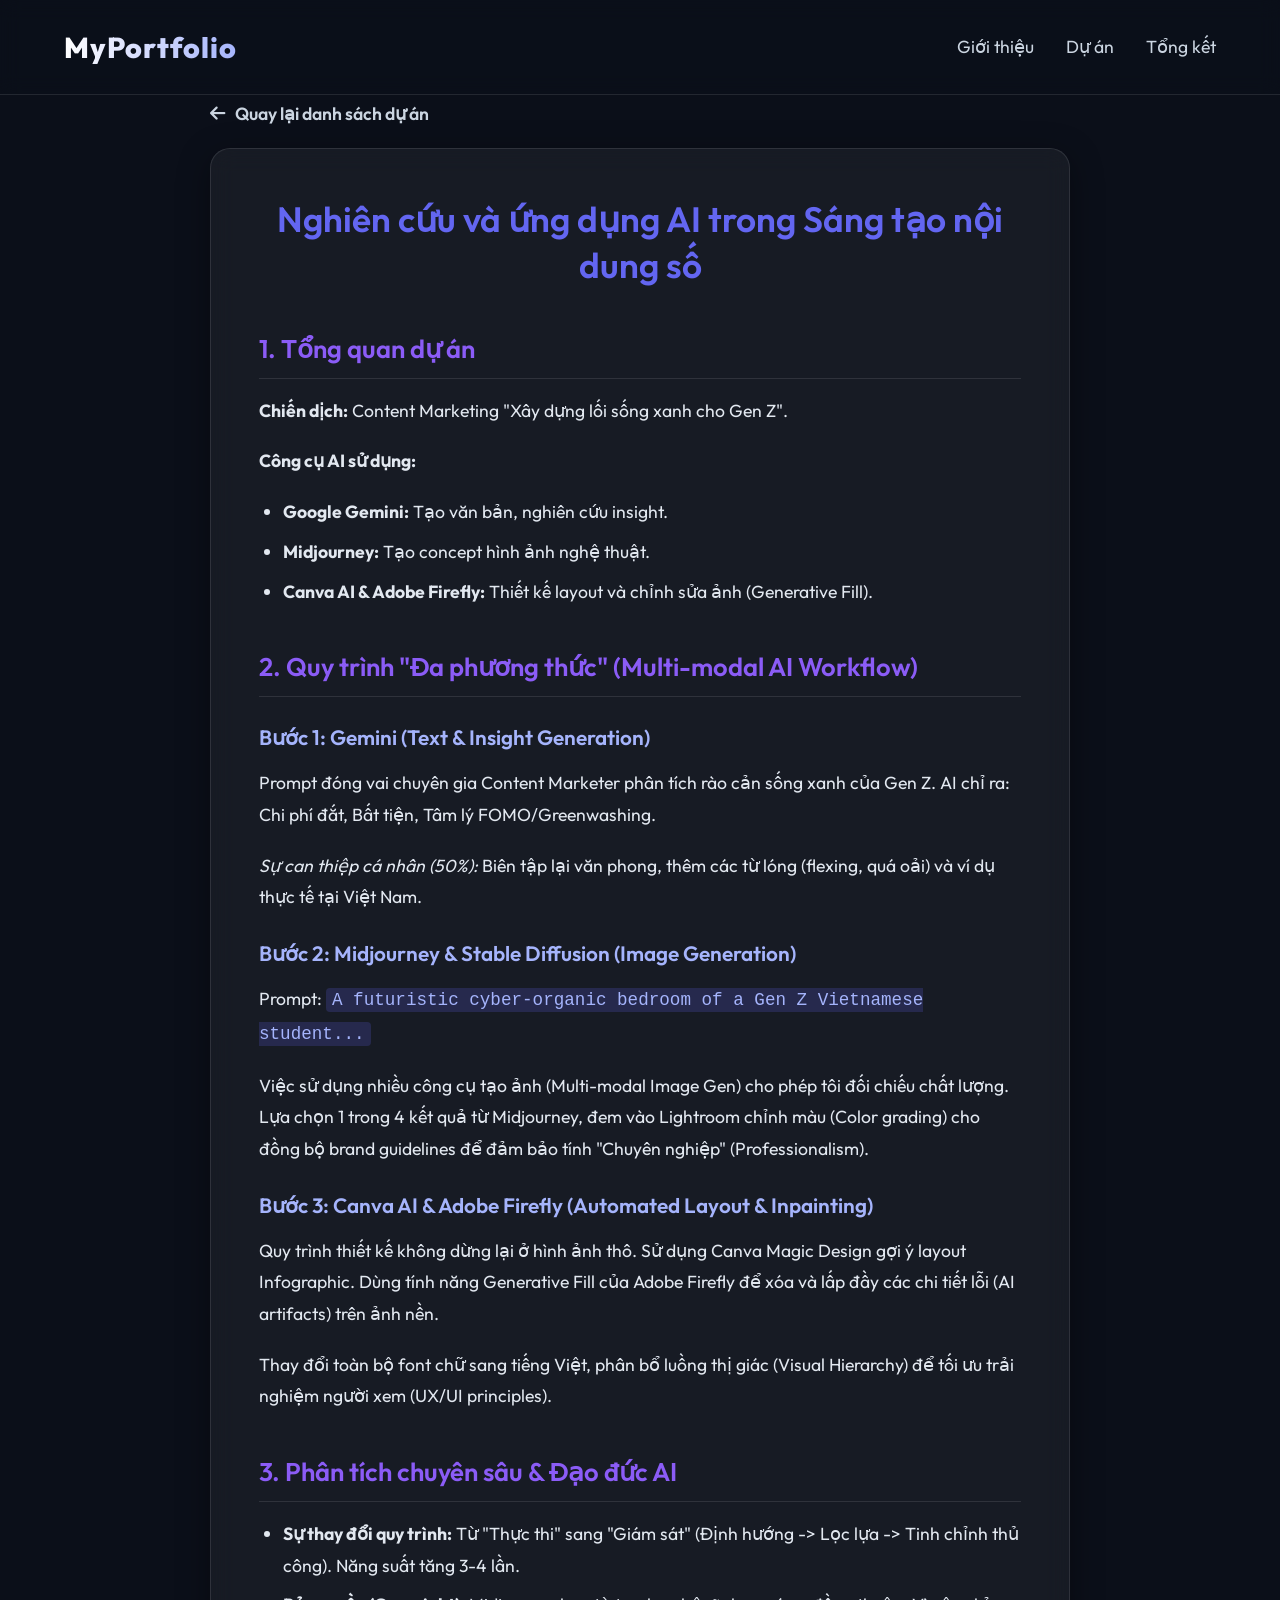
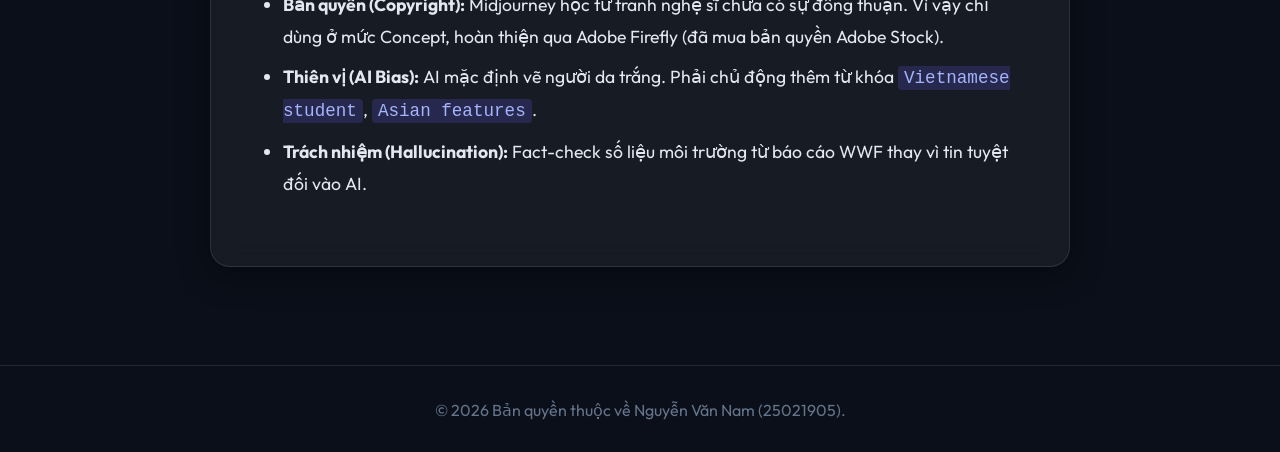
<file: project5.html>
<!DOCTYPE html>
<html lang="vi">

<head>
    <meta charset="UTF-8">
    <meta name="viewport" content="width=device-width, initial-scale=1.0">
    <title>Bài 5: Sáng tạo nội dung số - Portfolio</title>
    <link rel="stylesheet" href="style.css">
    <link href="https://fonts.googleapis.com/css2?family=Outfit:wght@300;400;600;800&display=swap" rel="stylesheet">
    <link rel="stylesheet" href="https://cdnjs.cloudflare.com/ajax/libs/font-awesome/6.4.0/css/all.min.css">
</head>

<body>
    <nav class="navbar">
        <div class="logo">MyPortfolio</div>
        <ul class="nav-links">
            <li><a href="index.html#about">Giới thiệu</a></li>
            <li><a href="index.html#projects">Dự án</a></li>
            <li><a href="index.html#summary">Tổng kết</a></li>
        </ul>
    </nav>
    <div class="project-page">
        <a href="index.html#projects" class="back-btn"><i class="fas fa-arrow-left"></i> Quay lại danh sách dự án</a>
        <div class="article-content">

            <h1>Nghiên cứu và ứng dụng AI trong Sáng tạo nội dung số</h1>

            <h2>1. Tổng quan dự án</h2>
            <p><strong>Chiến dịch:</strong> Content Marketing "Xây dựng lối sống xanh cho Gen Z".</p>
            <p><strong>Công cụ AI sử dụng:</strong></p>
            <ul>
                <li><strong>Google Gemini:</strong> Tạo văn bản, nghiên cứu insight.</li>
                <li><strong>Midjourney:</strong> Tạo concept hình ảnh nghệ thuật.</li>
                <li><strong>Canva AI & Adobe Firefly:</strong> Thiết kế layout và chỉnh sửa ảnh (Generative Fill).</li>
            </ul>

            <h2>2. Quy trình "Đa phương thức" (Multi-modal AI Workflow)</h2>
            <h3>Bước 1: Gemini (Text & Insight Generation)</h3>
            <p>Prompt đóng vai chuyên gia Content Marketer phân tích rào cản sống xanh của Gen Z. AI chỉ ra: Chi phí
                đắt, Bất tiện, Tâm lý FOMO/Greenwashing.</p>
            <p><em>Sự can thiệp cá nhân (50%):</em> Biên tập lại văn phong, thêm các từ lóng (flexing, quá oải) và ví dụ
                thực tế tại Việt Nam.</p>

            <h3>Bước 2: Midjourney & Stable Diffusion (Image Generation)</h3>
            <p>Prompt: <code>A futuristic cyber-organic bedroom of a Gen Z Vietnamese student...</code></p>
            <p>Việc sử dụng nhiều công cụ tạo ảnh (Multi-modal Image Gen) cho phép tôi đối chiếu chất lượng. Lựa chọn 1
                trong 4 kết quả từ Midjourney, đem vào Lightroom chỉnh màu (Color grading) cho đồng bộ brand guidelines
                để đảm bảo tính "Chuyên nghiệp" (Professionalism).</p>

            <h3>Bước 3: Canva AI & Adobe Firefly (Automated Layout & Inpainting)</h3>
            <p>Quy trình thiết kế không dừng lại ở hình ảnh thô. Sử dụng Canva Magic Design gợi ý layout Infographic.
                Dùng tính năng Generative Fill của Adobe Firefly để xóa và lấp đầy các chi tiết lỗi (AI artifacts) trên
                ảnh nền.</p>
            <p>Thay đổi toàn bộ font chữ sang tiếng Việt, phân bổ luồng thị giác (Visual Hierarchy) để tối ưu trải
                nghiệm người xem (UX/UI principles).</p>

            <h2>3. Phân tích chuyên sâu & Đạo đức AI</h2>
            <ul>
                <li><strong>Sự thay đổi quy trình:</strong> Từ "Thực thi" sang "Giám sát" (Định hướng -> Lọc lựa -> Tinh
                    chỉnh thủ công). Năng suất tăng 3-4 lần.</li>
                <li><strong>Bản quyền (Copyright):</strong> Midjourney học từ tranh nghệ sĩ chưa có sự đồng thuận. Vì
                    vậy chỉ dùng ở mức Concept, hoàn thiện qua Adobe Firefly (đã mua bản quyền Adobe Stock).</li>
                <li><strong>Thiên vị (AI Bias):</strong> AI mặc định vẽ người da trắng. Phải chủ động thêm từ khóa
                    <code>Vietnamese student</code>, <code>Asian features</code>.
                </li>
                <li><strong>Trách nhiệm (Hallucination):</strong> Fact-check số liệu môi trường từ báo cáo WWF thay vì
                    tin tuyệt đối vào AI.</li>
            </ul>

        </div>
    </div>
    <footer>
        <p>&copy; 2026 Bản quyền thuộc về Nguyễn Văn Nam (25021905).</p>
    </footer>
</body>

</html>
</file>
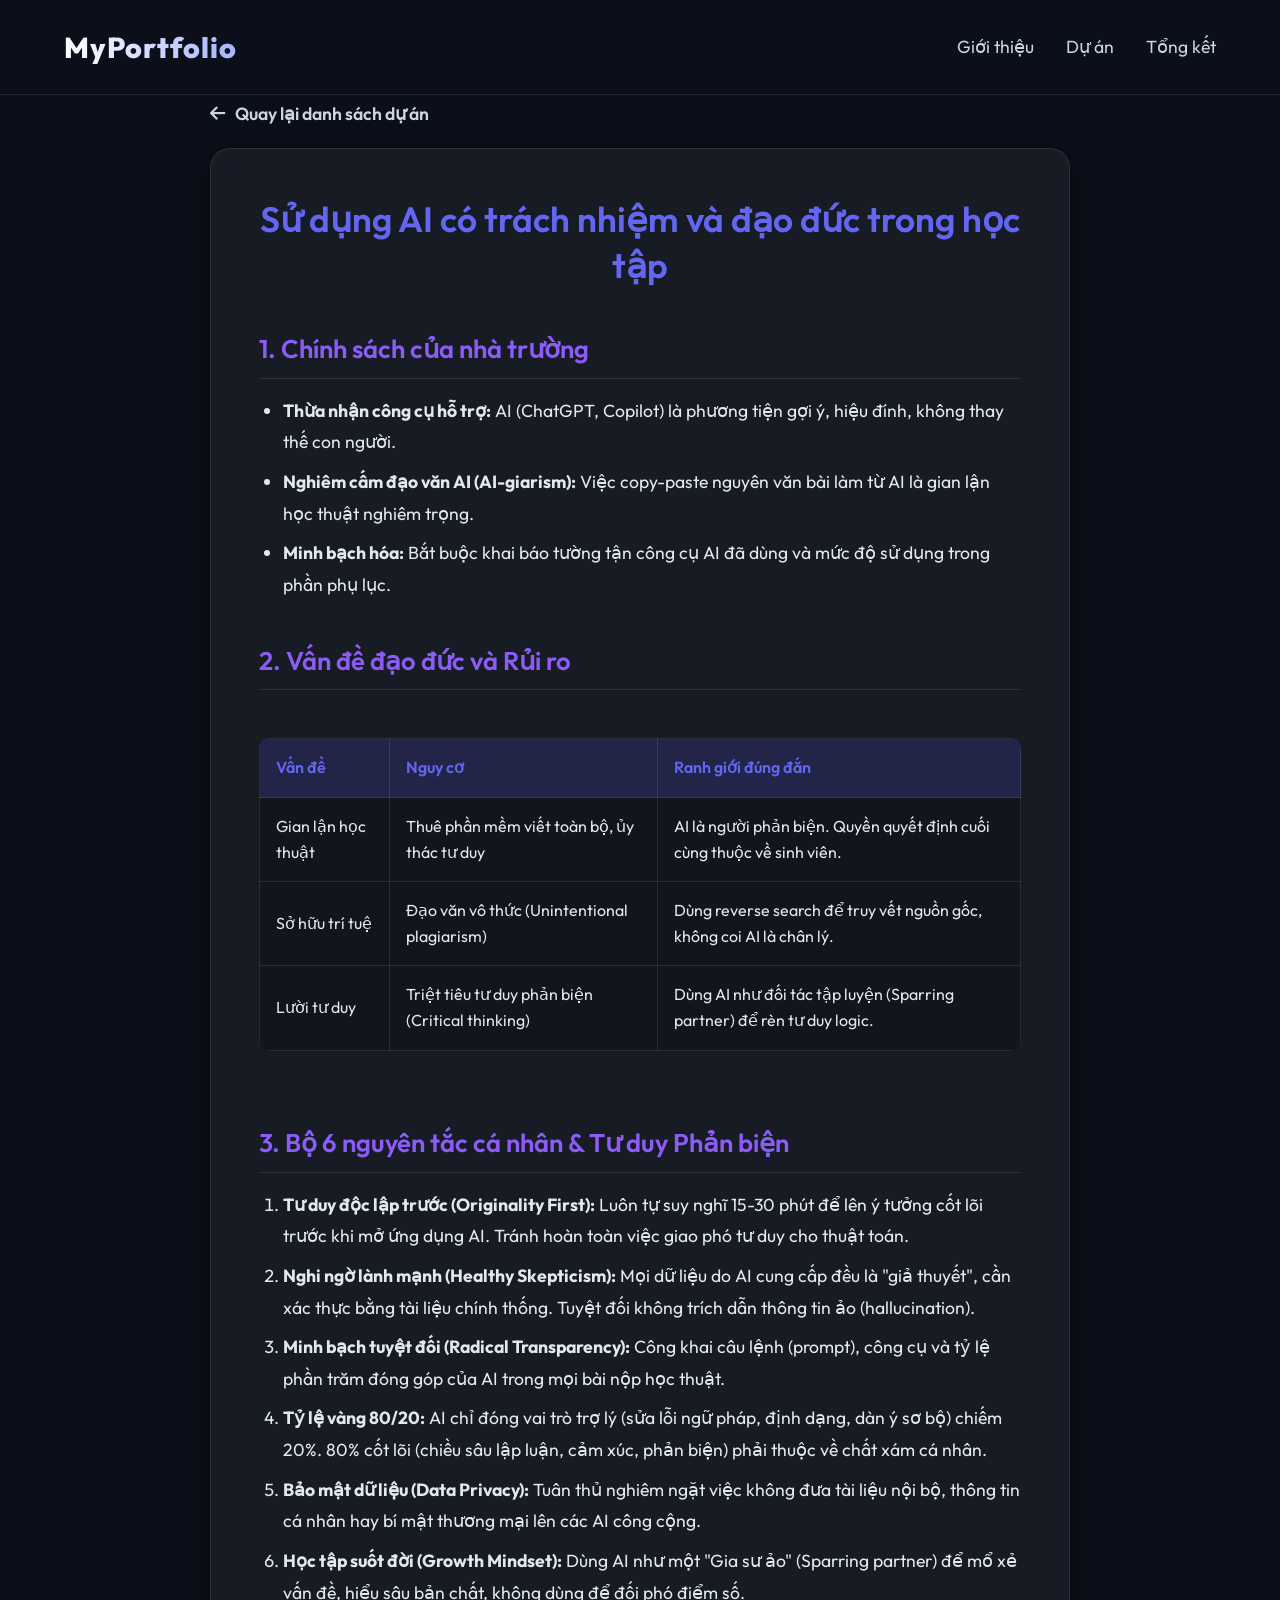
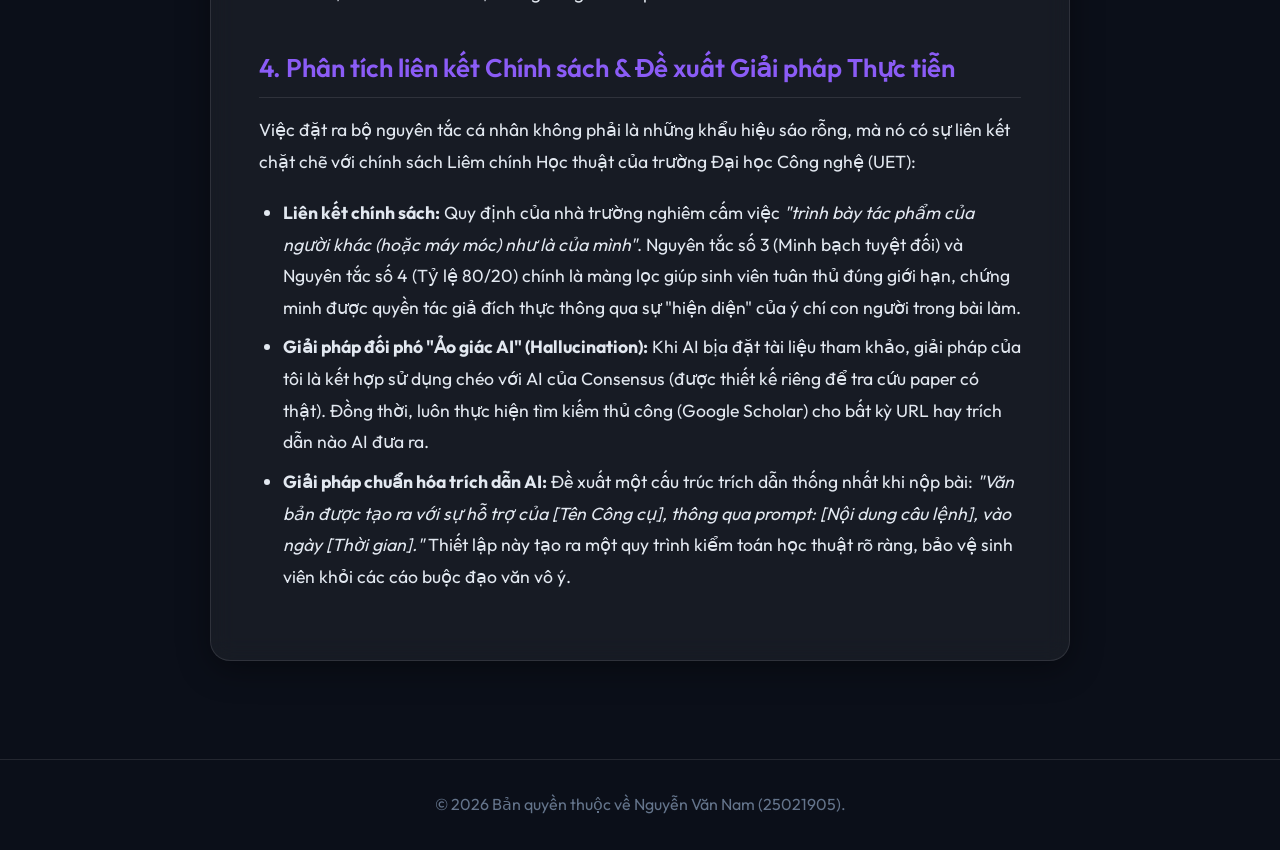
<file: project6.html>
<!DOCTYPE html>
<html lang="vi">

<head>
    <meta charset="UTF-8">
    <meta name="viewport" content="width=device-width, initial-scale=1.0">
    <title>Bài 6: Sử dụng AI có trách nhiệm - Portfolio</title>
    <link rel="stylesheet" href="style.css">
    <link href="https://fonts.googleapis.com/css2?family=Outfit:wght@300;400;600;800&display=swap" rel="stylesheet">
    <link rel="stylesheet" href="https://cdnjs.cloudflare.com/ajax/libs/font-awesome/6.4.0/css/all.min.css">
</head>

<body>
    <nav class="navbar">
        <div class="logo">MyPortfolio</div>
        <ul class="nav-links">
            <li><a href="index.html#about">Giới thiệu</a></li>
            <li><a href="index.html#projects">Dự án</a></li>
            <li><a href="index.html#summary">Tổng kết</a></li>
        </ul>
    </nav>
    <div class="project-page">
        <a href="index.html#projects" class="back-btn"><i class="fas fa-arrow-left"></i> Quay lại danh sách dự án</a>
        <div class="article-content">

            <h1>Sử dụng AI có trách nhiệm và đạo đức trong học tập</h1>

            <h2>1. Chính sách của nhà trường</h2>
            <ul>
                <li><strong>Thừa nhận công cụ hỗ trợ:</strong> AI (ChatGPT, Copilot) là phương tiện gợi ý, hiệu đính,
                    không thay thế con người.</li>
                <li><strong>Nghiêm cấm đạo văn AI (AI-giarism):</strong> Việc copy-paste nguyên văn bài làm từ AI là
                    gian lận học thuật nghiêm trọng.</li>
                <li><strong>Minh bạch hóa:</strong> Bắt buộc khai báo tường tận công cụ AI đã dùng và mức độ sử dụng
                    trong phần phụ lục.</li>
            </ul>

            <h2>2. Vấn đề đạo đức và Rủi ro</h2>
            <div style="overflow-x: auto;">
                <table>
                    <tr>
                        <th>Vấn đề</th>
                        <th>Nguy cơ</th>
                        <th>Ranh giới đúng đắn</th>
                    </tr>
                    <tr>
                        <td>Gian lận học thuật</td>
                        <td>Thuê phần mềm viết toàn bộ, ủy thác tư duy</td>
                        <td>AI là người phản biện. Quyền quyết định cuối cùng thuộc về sinh viên.</td>
                    </tr>
                    <tr>
                        <td>Sở hữu trí tuệ</td>
                        <td>Đạo văn vô thức (Unintentional plagiarism)</td>
                        <td>Dùng reverse search để truy vết nguồn gốc, không coi AI là chân lý.</td>
                    </tr>
                    <tr>
                        <td>Lười tư duy</td>
                        <td>Triệt tiêu tư duy phản biện (Critical thinking)</td>
                        <td>Dùng AI như đối tác tập luyện (Sparring partner) để rèn tư duy logic.</td>
                    </tr>
                </table>
            </div>

            <h2>3. Bộ 6 nguyên tắc cá nhân & Tư duy Phản biện</h2>
            <ol>
                <li><strong>Tư duy độc lập trước (Originality First):</strong> Luôn tự suy nghĩ 15-30 phút để lên ý
                    tưởng cốt lõi trước khi mở ứng dụng AI. Tránh hoàn toàn việc giao phó tư duy cho thuật toán.</li>
                <li><strong>Nghi ngờ lành mạnh (Healthy Skepticism):</strong> Mọi dữ liệu do AI cung cấp đều là "giả
                    thuyết", cần xác thực bằng tài liệu chính thống. Tuyệt đối không trích dẫn thông tin ảo
                    (hallucination).</li>
                <li><strong>Minh bạch tuyệt đối (Radical Transparency):</strong> Công khai câu lệnh (prompt), công cụ và
                    tỷ lệ phần trăm đóng góp của AI trong mọi bài nộp học thuật.</li>
                <li><strong>Tỷ lệ vàng 80/20:</strong> AI chỉ đóng vai trò trợ lý (sửa lỗi ngữ pháp, định dạng, dàn ý sơ
                    bộ) chiếm 20%. 80% cốt lõi (chiều sâu lập luận, cảm xúc, phản biện) phải thuộc về chất xám cá nhân.
                </li>
                <li><strong>Bảo mật dữ liệu (Data Privacy):</strong> Tuân thủ nghiêm ngặt việc không đưa tài liệu nội
                    bộ, thông tin cá nhân hay bí mật thương mại lên các AI công cộng.</li>
                <li><strong>Học tập suốt đời (Growth Mindset):</strong> Dùng AI như một "Gia sư ảo" (Sparring partner)
                    để mổ xẻ vấn đề, hiểu sâu bản chất, không dùng để đối phó điểm số.</li>
            </ol>

            <h2>4. Phân tích liên kết Chính sách & Đề xuất Giải pháp Thực tiễn</h2>
            <p>Việc đặt ra bộ nguyên tắc cá nhân không phải là những khẩu hiệu sáo rỗng, mà nó có sự liên kết chặt chẽ
                với chính sách Liêm chính Học thuật của trường Đại học Công nghệ (UET):</p>
            <ul>
                <li><strong>Liên kết chính sách:</strong> Quy định của nhà trường nghiêm cấm việc <em>"trình bày tác
                        phẩm của người khác (hoặc máy móc) như là của mình"</em>. Nguyên tắc số 3 (Minh bạch tuyệt đối)
                    và Nguyên tắc số 4 (Tỷ lệ 80/20) chính là màng lọc giúp sinh viên tuân thủ đúng giới hạn, chứng minh
                    được quyền tác giả đích thực thông qua sự "hiện diện" của ý chí con người trong bài làm.</li>
                <li><strong>Giải pháp đối phó "Ảo giác AI" (Hallucination):</strong> Khi AI bịa đặt tài liệu tham khảo,
                    giải pháp của tôi là kết hợp sử dụng chéo với AI của Consensus (được thiết kế riêng để tra cứu paper
                    có thật). Đồng thời, luôn thực hiện tìm kiếm thủ công (Google Scholar) cho bất kỳ URL hay trích dẫn
                    nào AI đưa ra.</li>
                <li><strong>Giải pháp chuẩn hóa trích dẫn AI:</strong> Đề xuất một cấu trúc trích dẫn thống nhất khi nộp
                    bài: <em>"Văn bản được tạo ra với sự hỗ trợ của [Tên Công cụ], thông qua prompt: [Nội dung câu
                        lệnh], vào ngày [Thời gian]."</em> Thiết lập này tạo ra một quy trình kiểm toán học thuật rõ
                    ràng, bảo vệ sinh viên khỏi các cáo buộc đạo văn vô ý.</li>
            </ul>

        </div>
    </div>
    <footer>
        <p>&copy; 2026 Bản quyền thuộc về Nguyễn Văn Nam (25021905).</p>
    </footer>
</body>

</html>
</file>
<file: style.css>
:root {
    --bg-color: #0b0f19;
    --text-color: #e2e8f0;
    --primary-color: #6366f1;
    --secondary-color: #8b5cf6;
    --accent-color: #ec4899;
    --glass-bg: rgba(255, 255, 255, 0.05);
    --glass-border: rgba(255, 255, 255, 0.1);
    --glass-shadow: 0 8px 32px 0 rgba(0, 0, 0, 0.37);
}

* {
    margin: 0;
    padding: 0;
    box-sizing: border-box;
    font-family: 'Outfit', sans-serif;
}

body {
    background-color: var(--bg-color);
    color: var(--text-color);
    line-height: 1.6;
    overflow-x: hidden;
}

html {
    scroll-behavior: smooth;
}

/* Typography & Utilities */
h1, h2, h3 {
    color: #ffffff;
    font-weight: 600;
}

.highlight {
    background: linear-gradient(135deg, var(--primary-color), var(--accent-color));
    -webkit-background-clip: text;
    -webkit-text-fill-color: transparent;
}

.section-title {
    text-align: center;
    font-size: 2.5rem;
    margin-bottom: 3rem;
    position: relative;
    z-index: 2;
}

/* Glassmorphism */
.glass-card {
    background: var(--glass-bg);
    backdrop-filter: blur(12px);
    -webkit-backdrop-filter: blur(12px);
    border: 1px solid var(--glass-border);
    border-radius: 20px;
    box-shadow: var(--glass-shadow);
    padding: 2rem;
    transition: transform 0.3s ease, box-shadow 0.3s ease;
}

/* Navigation */
.navbar {
    display: flex;
    justify-content: space-between;
    align-items: center;
    padding: 1.5rem 5%;
    position: fixed;
    width: 100%;
    top: 0;
    z-index: 1000;
    background: rgba(11, 15, 25, 0.8);
    backdrop-filter: blur(10px);
    border-bottom: 1px solid var(--glass-border);
}

.logo {
    font-size: 1.8rem;
    font-weight: 800;
    letter-spacing: 1px;
    background: linear-gradient(to right, #fff, #a5b4fc);
    -webkit-background-clip: text;
    -webkit-text-fill-color: transparent;
}

.nav-links {
    list-style: none;
    display: flex;
    gap: 2rem;
}

.nav-links a {
    color: #cbd5e1;
    text-decoration: none;
    font-weight: 400;
    font-size: 1.1rem;
    transition: color 0.3s ease;
    position: relative;
}

.nav-links a:hover {
    color: #ffffff;
}

.nav-links a::after {
    content: '';
    position: absolute;
    width: 0;
    height: 2px;
    bottom: -5px;
    left: 0;
    background: var(--primary-color);
    transition: width 0.3s ease;
}

.nav-links a:hover::after {
    width: 100%;
}

/* Hero Section */
.hero {
    min-height: 100vh;
    display: flex;
    align-items: center;
    justify-content: center;
    padding: 0 5%;
    position: relative;
    overflow: hidden;
    padding-top: 80px;
}

.hero-content {
    max-width: 800px;
    text-align: center;
    z-index: 2;
}

.hero-content h1 {
    font-size: 4rem;
    margin-bottom: 1rem;
    font-weight: 800;
}

.hero-content .subtitle {
    font-size: 1.3rem;
    color: #94a3b8;
    margin-bottom: 2.5rem;
}

.about-info {
    text-align: left;
    margin-bottom: 3rem;
}

.about-info h3 {
    font-size: 1.3rem;
    margin-bottom: 0.8rem;
    color: var(--secondary-color);
}

.about-info p {
    margin-bottom: 1.5rem;
    color: #cbd5e1;
}

.about-info p:last-child {
    margin-bottom: 0;
}

/* Buttons */
.btn {
    display: inline-block;
    padding: 12px 30px;
    border-radius: 30px;
    text-decoration: none;
    font-weight: 600;
    transition: all 0.3s ease;
    cursor: pointer;
    border: none;
}

.primary-btn {
    background: linear-gradient(135deg, var(--primary-color), var(--secondary-color));
    color: white;
    box-shadow: 0 4px 15px rgba(99, 102, 241, 0.4);
}

.primary-btn:hover {
    transform: translateY(-3px);
    box-shadow: 0 8px 25px rgba(99, 102, 241, 0.6);
}

.secondary-btn {
    background: rgba(255, 255, 255, 0.1);
    color: white;
    border: 1px solid rgba(255, 255, 255, 0.2);
    padding: 8px 20px;
    font-size: 0.9rem;
    margin-top: 15px;
}

.secondary-btn:hover {
    background: rgba(255, 255, 255, 0.2);
    transform: translateY(-2px);
}

/* Background Blobs */
.hero-graphics {
    position: absolute;
    top: 0;
    left: 0;
    width: 100%;
    height: 100%;
    z-index: 1;
    overflow: hidden;
    pointer-events: none;
}

.blob {
    position: absolute;
    filter: blur(80px);
    border-radius: 50%;
    opacity: 0.6;
    animation: float 10s infinite alternate ease-in-out;
}

.blob-1 {
    width: 500px;
    height: 500px;
    background: var(--primary-color);
    top: -100px;
    right: -100px;
}

.blob-2 {
    width: 400px;
    height: 400px;
    background: var(--accent-color);
    bottom: -50px;
    left: -100px;
    animation-delay: -5s;
}

@keyframes float {
    0% { transform: translate(0, 0) scale(1); }
    100% { transform: translate(50px, 50px) scale(1.1); }
}

/* Projects Section */
.projects-section {
    padding: 6rem 5%;
    position: relative;
    z-index: 2;
}

.projects-grid {
    display: grid;
    grid-template-columns: repeat(auto-fit, minmax(320px, 1fr));
    gap: 2rem;
    max-width: 1200px;
    margin: 0 auto;
}

.project-card {
    display: flex;
    flex-direction: column;
}

.project-card:hover {
    transform: translateY(-10px);
    border-color: rgba(99, 102, 241, 0.5);
    box-shadow: 0 15px 35px rgba(0, 0, 0, 0.4), 0 0 20px rgba(99, 102, 241, 0.2);
}

.card-icon {
    font-size: 2.5rem;
    color: var(--primary-color);
    margin-bottom: 1.5rem;
}

.project-card h3 {
    font-size: 1.3rem;
    margin-bottom: 1rem;
    color: #fff;
}

.project-goal {
    font-style: italic;
    color: #a5b4fc;
    margin-bottom: 1rem;
    font-size: 0.95rem;
}

.project-details {
    flex-grow: 1;
    display: flex;
    flex-direction: column;
    justify-content: space-between;
}

.project-details p {
    font-size: 0.95rem;
    color: #94a3b8;
    margin-bottom: 1rem;
}

/* Summary Section */
.summary-section {
    padding: 6rem 5%;
    position: relative;
    z-index: 2;
    background: linear-gradient(to bottom, transparent, rgba(99, 102, 241, 0.05));
}

.summary-content {
    max-width: 900px;
    margin: 0 auto;
    display: grid;
    gap: 2rem;
}

.summary-block h3 {
    display: flex;
    align-items: center;
    gap: 10px;
    color: var(--accent-color);
    margin-bottom: 1rem;
    font-size: 1.3rem;
}

.summary-block p {
    color: #cbd5e1;
    font-size: 1.05rem;
}

/* Footer */
footer {
    text-align: center;
    padding: 2rem;
    border-top: 1px solid var(--glass-border);
    margin-top: 3rem;
    color: #64748b;
}

/* Project Page Styles */
.project-page {
    padding-top: 100px;
    padding-bottom: 50px;
    max-width: 900px;
    margin: 0 auto;
    padding-left: 20px;
    padding-right: 20px;
}

.article-content {
    background: var(--glass-bg);
    backdrop-filter: blur(12px);
    -webkit-backdrop-filter: blur(12px);
    border: 1px solid var(--glass-border);
    border-radius: 20px;
    padding: 3rem;
    color: #e2e8f0;
    box-shadow: var(--glass-shadow);
}

.article-content h1 {
    font-size: 2.2rem;
    color: var(--primary-color);
    margin-bottom: 1.5rem;
    text-align: center;
    line-height: 1.3;
}

.article-content h2 {
    font-size: 1.6rem;
    color: var(--secondary-color);
    margin-top: 2.5rem;
    margin-bottom: 1rem;
    border-bottom: 1px solid var(--glass-border);
    padding-bottom: 0.5rem;
}

.article-content h3 {
    font-size: 1.3rem;
    color: #a5b4fc;
    margin-top: 1.5rem;
    margin-bottom: 0.8rem;
}

.article-content p, .article-content ul, .article-content ol {
    margin-bottom: 1.2rem;
    font-size: 1.1rem;
    line-height: 1.8;
}

.article-content ul, .article-content ol {
    padding-left: 1.5rem;
}

.article-content li {
    margin-bottom: 0.5rem;
}

.article-content table {
    width: 100%;
    border-collapse: collapse;
    margin: 2rem 0;
    background: rgba(0, 0, 0, 0.2);
    border-radius: 10px;
    overflow: hidden;
}

.article-content th, .article-content td {
    border: 1px solid var(--glass-border);
    padding: 1rem;
    text-align: left;
}

.article-content th {
    background: rgba(99, 102, 241, 0.2);
    color: var(--primary-color);
    font-weight: 600;
}

.article-content code {
    background: rgba(99, 102, 241, 0.2);
    padding: 2px 6px;
    border-radius: 4px;
    font-family: monospace;
    color: #a5b4fc;
}

.back-btn {
    display: inline-flex;
    align-items: center;
    gap: 10px;
    margin-bottom: 20px;
    color: #cbd5e1;
    text-decoration: none;
    font-weight: 600;
    transition: color 0.3s;
    font-size: 1.1rem;
}

.back-btn:hover {
    color: var(--primary-color);
}

/* Responsive */
@media (max-width: 768px) {
    .hero-content h1 {
        font-size: 2.8rem;
    }
    .nav-links {
        display: none;
    }
    .projects-grid {
        grid-template-columns: 1fr;
    }
} /* <-- Added missing closing brace here */

/* New Effects & Extended Layouts */

/* Gradient Text */
.gradient-text {
    background: linear-gradient(135deg, var(--primary-color), var(--accent-color));
    -webkit-background-clip: text;
    -webkit-text-fill-color: transparent;
    display: inline-block;
}

/* Typing Effect for Subtitle */
.typing-text {
    overflow: hidden;
    white-space: nowrap;
    margin: 0 auto;
    letter-spacing: .1em;
    animation: typing 3s steps(50, end), blink-caret .75s step-end infinite;
}

@keyframes typing {
    from { width: 0 }
    to { width: 100% }
}

@keyframes blink-caret {
    from, to { border-right-color: transparent }
    50% { border-right-color: var(--primary-color); }
}

/* Hover Glow Effect */
.hover-glow {
    transition: all 0.4s ease;
}

.hover-glow:hover {
    box-shadow: 0 0 25px rgba(99, 102, 241, 0.4);
    transform: translateY(-5px);
    border: 1px solid rgba(99, 102, 241, 0.6);
}

/* Glowing Icons */
.glowing-icon {
    color: var(--accent-color);
    text-shadow: 0 0 10px rgba(236, 72, 153, 0.6);
    margin-right: 10px;
}

.divider {
    height: 1px;
    background: linear-gradient(90deg, transparent, var(--glass-border), transparent);
    margin: 20px 0;
}

/* Floating Animation for Summary Blocks */
.float-anim {
    animation: float 6s ease-in-out infinite;
}

@keyframes float {
    0% { transform: translateY(0px); }
    50% { transform: translateY(-10px); }
    100% { transform: translateY(0px); }
}

/* Summary Grid Layout */
.summary-grid {
    display: grid;
    grid-template-columns: repeat(auto-fit, minmax(280px, 1fr));
    gap: 3rem;
    margin: 2rem auto 0 auto;
    max-width: 1200px;
    padding: 0 20px;
}

.summary-block {
    padding: 2rem;
    position: relative;
    overflow: hidden;
    transition: transform 0.3s;
}

.summary-block:hover {
    transform: translateY(-8px) scale(1.02);
}

.summary-block .icon-wrapper {
    background: rgba(99, 102, 241, 0.1);
    width: 60px;
    height: 60px;
    border-radius: 50%;
    display: flex;
    align-items: center;
    justify-content: center;
    font-size: 1.8rem;
    color: var(--primary-color);
    margin-bottom: 1.5rem;
    box-shadow: 0 0 15px rgba(99, 102, 241, 0.2);
    border: 1px solid rgba(99, 102, 241, 0.3);
    transition: all 0.3s;
}

.summary-block:hover .icon-wrapper {
    background: var(--primary-color);
    color: #fff;
    box-shadow: 0 0 25px rgba(99, 102, 241, 0.6);
    transform: rotateY(360deg);
}

.summary-block h3 {
    margin-bottom: 1rem;
    color: #e2e8f0;
    font-size: 1.3rem;
}

.summary-block p {
    color: #cbd5e1;
    font-size: 1rem;
}
</file>
